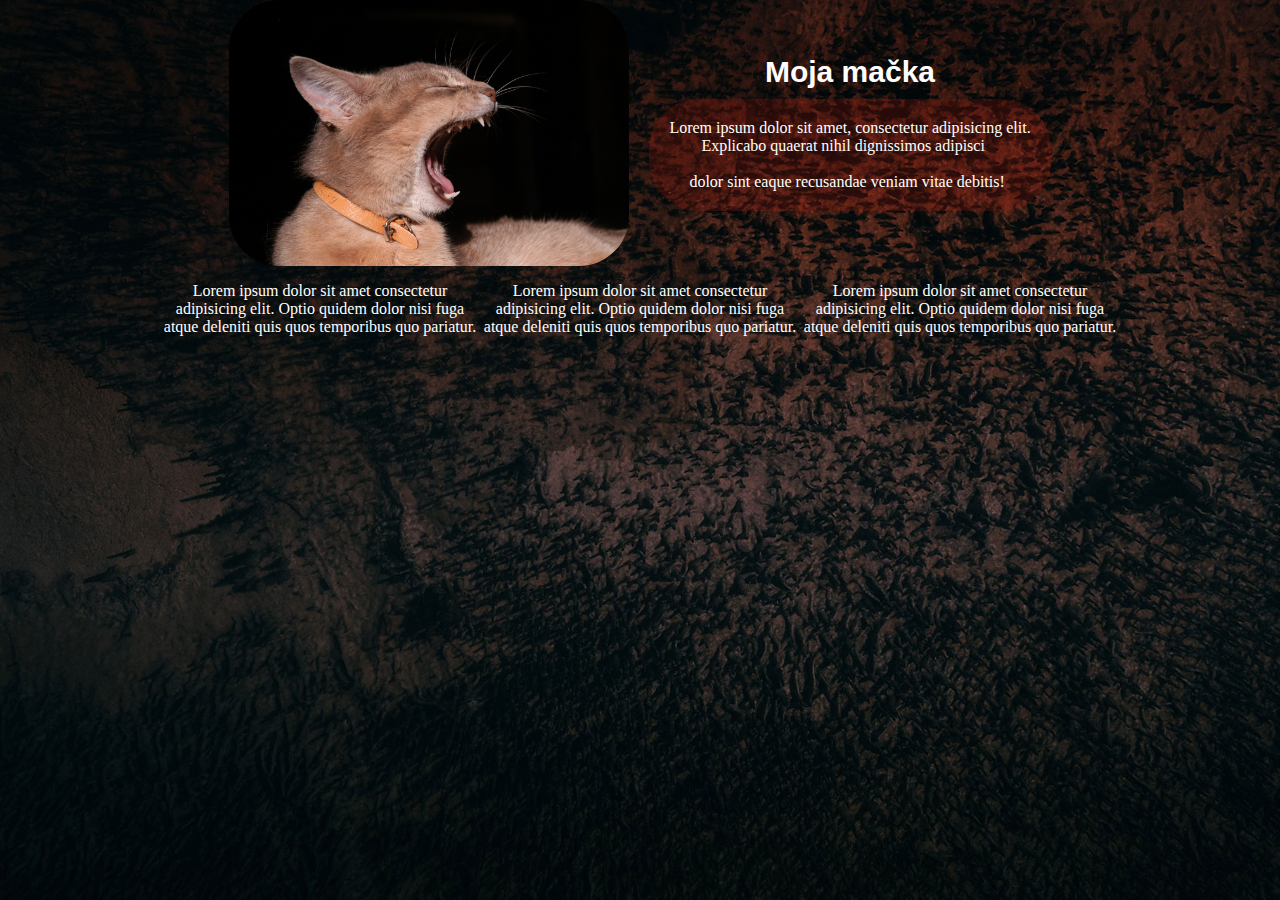
<file: HTML-CSS/1- macak/index.html>
<!DOCTYPE html>
<html lang="hr">
<head>
    <meta charset="UTF-8">
    <meta http-equiv="X-UA-Compatible" content="IE=edge">
    <meta name="viewport" content="width=device-width, initial-scale=1.0">
    <title>Vježba 1</title>
    <link rel="stylesheet" href="style.css">

</head>
<body>
    <main>  
    <img src="cat.jpg" alt="mačka">
    <div>
    <h1>Moja mačka</h1>
    <pre>Lorem ipsum dolor sit amet, consectetur adipisicing elit.
        Explicabo quaerat nihil dignissimos adipisci 
     
     dolor sint eaque recusandae veniam vitae debitis!</pre>
    </div>
    </main>
    <div class="kutije">
        <div class="box1">
            <p>Lorem ipsum dolor sit amet consectetur adipisicing elit. Optio quidem dolor nisi fuga atque deleniti quis quos temporibus quo pariatur.</p>
        </div>
        <div class="box2">
            <p>Lorem ipsum dolor sit amet consectetur adipisicing elit. Optio quidem dolor nisi fuga atque deleniti quis quos temporibus quo pariatur.</p>
        </div>
        <div class="box3">
            <p>Lorem ipsum dolor sit amet consectetur adipisicing elit. Optio quidem dolor nisi fuga atque deleniti quis quos temporibus quo pariatur.</p>
        </div>
    </div>
     
</body>
</html>
</file>
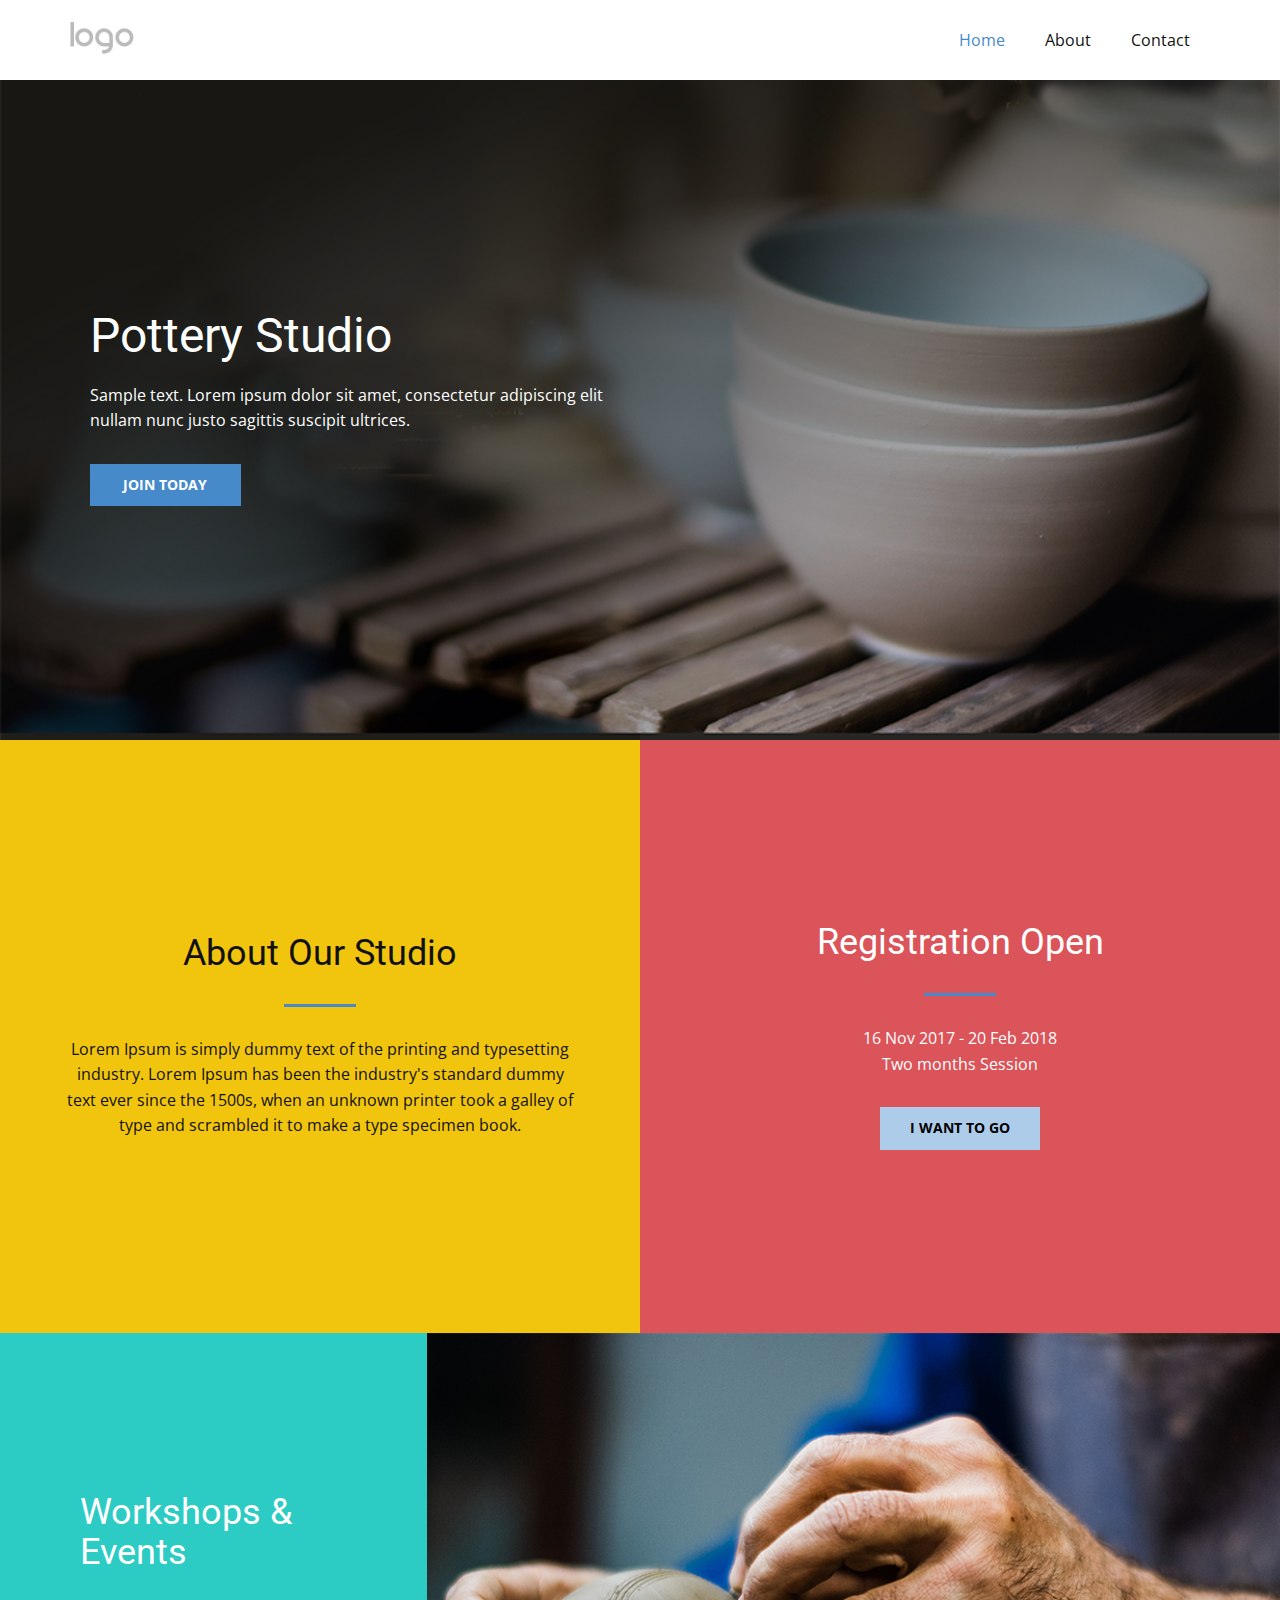
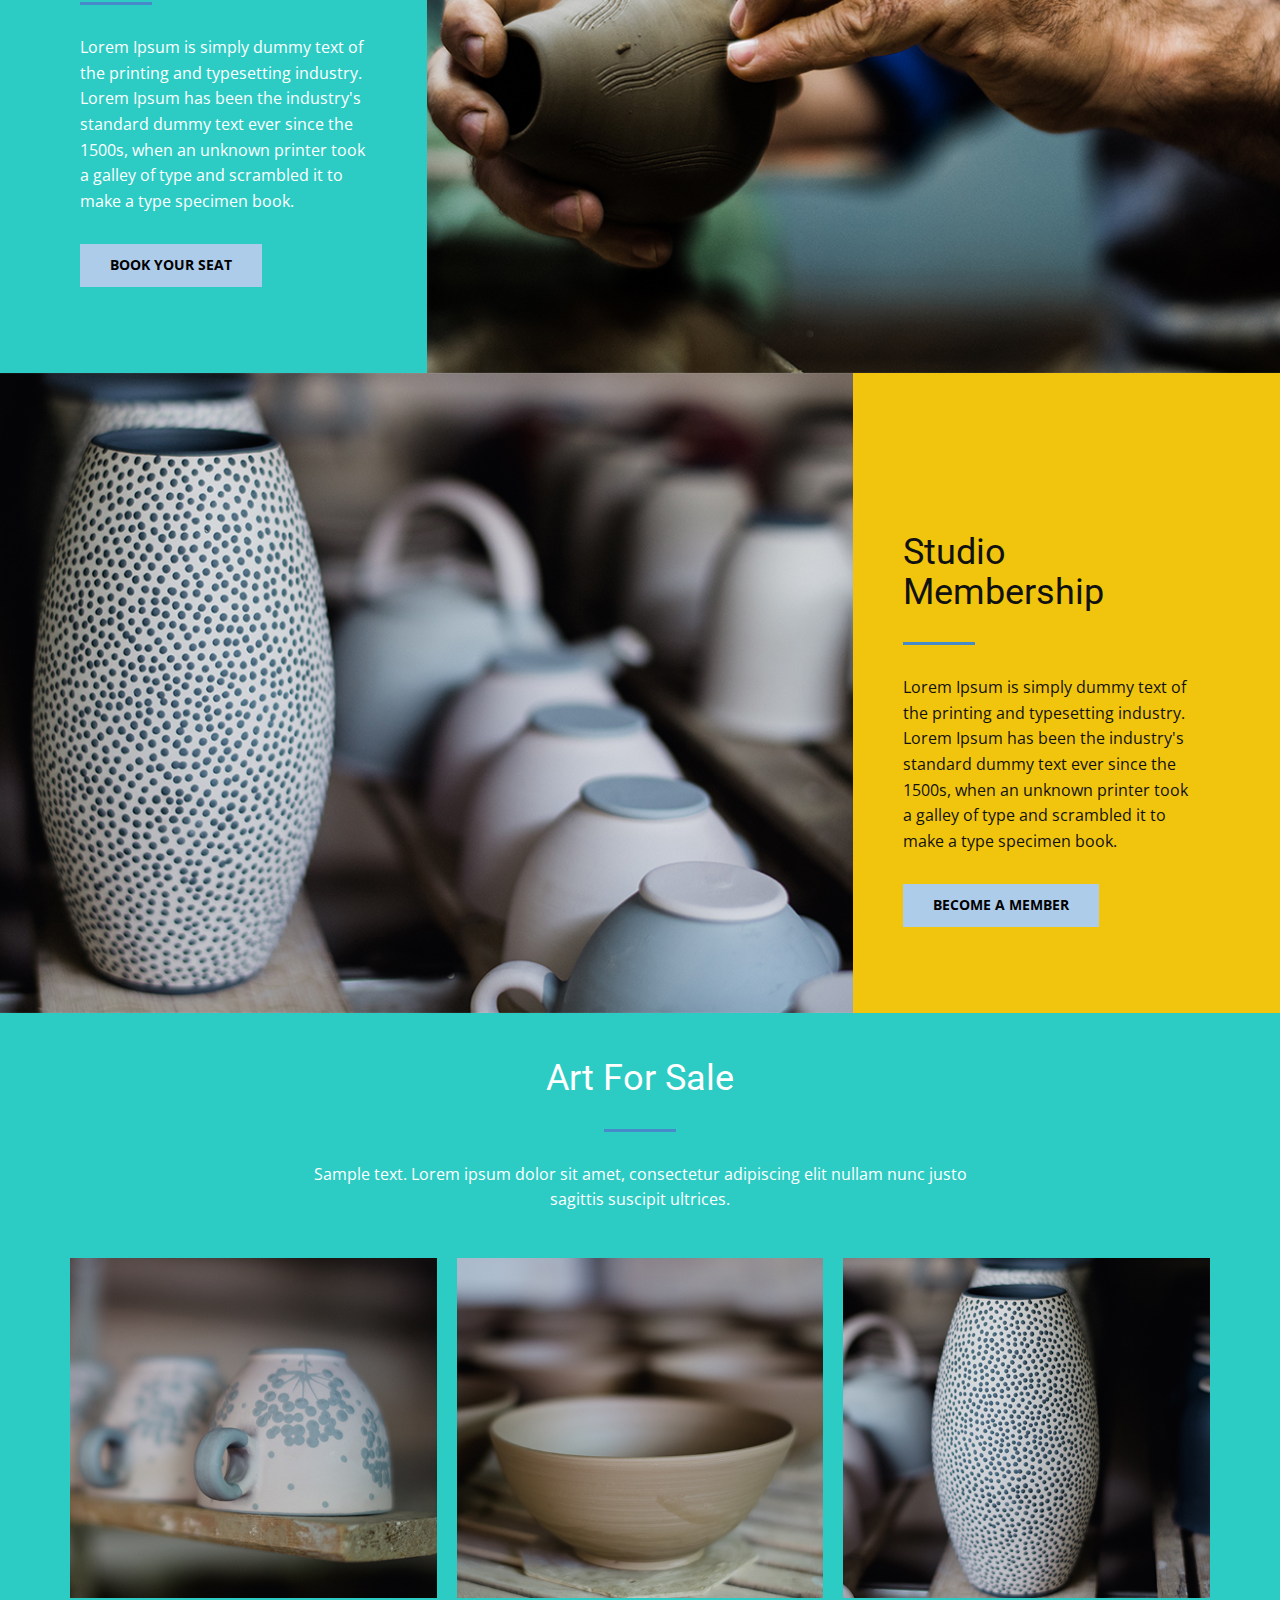
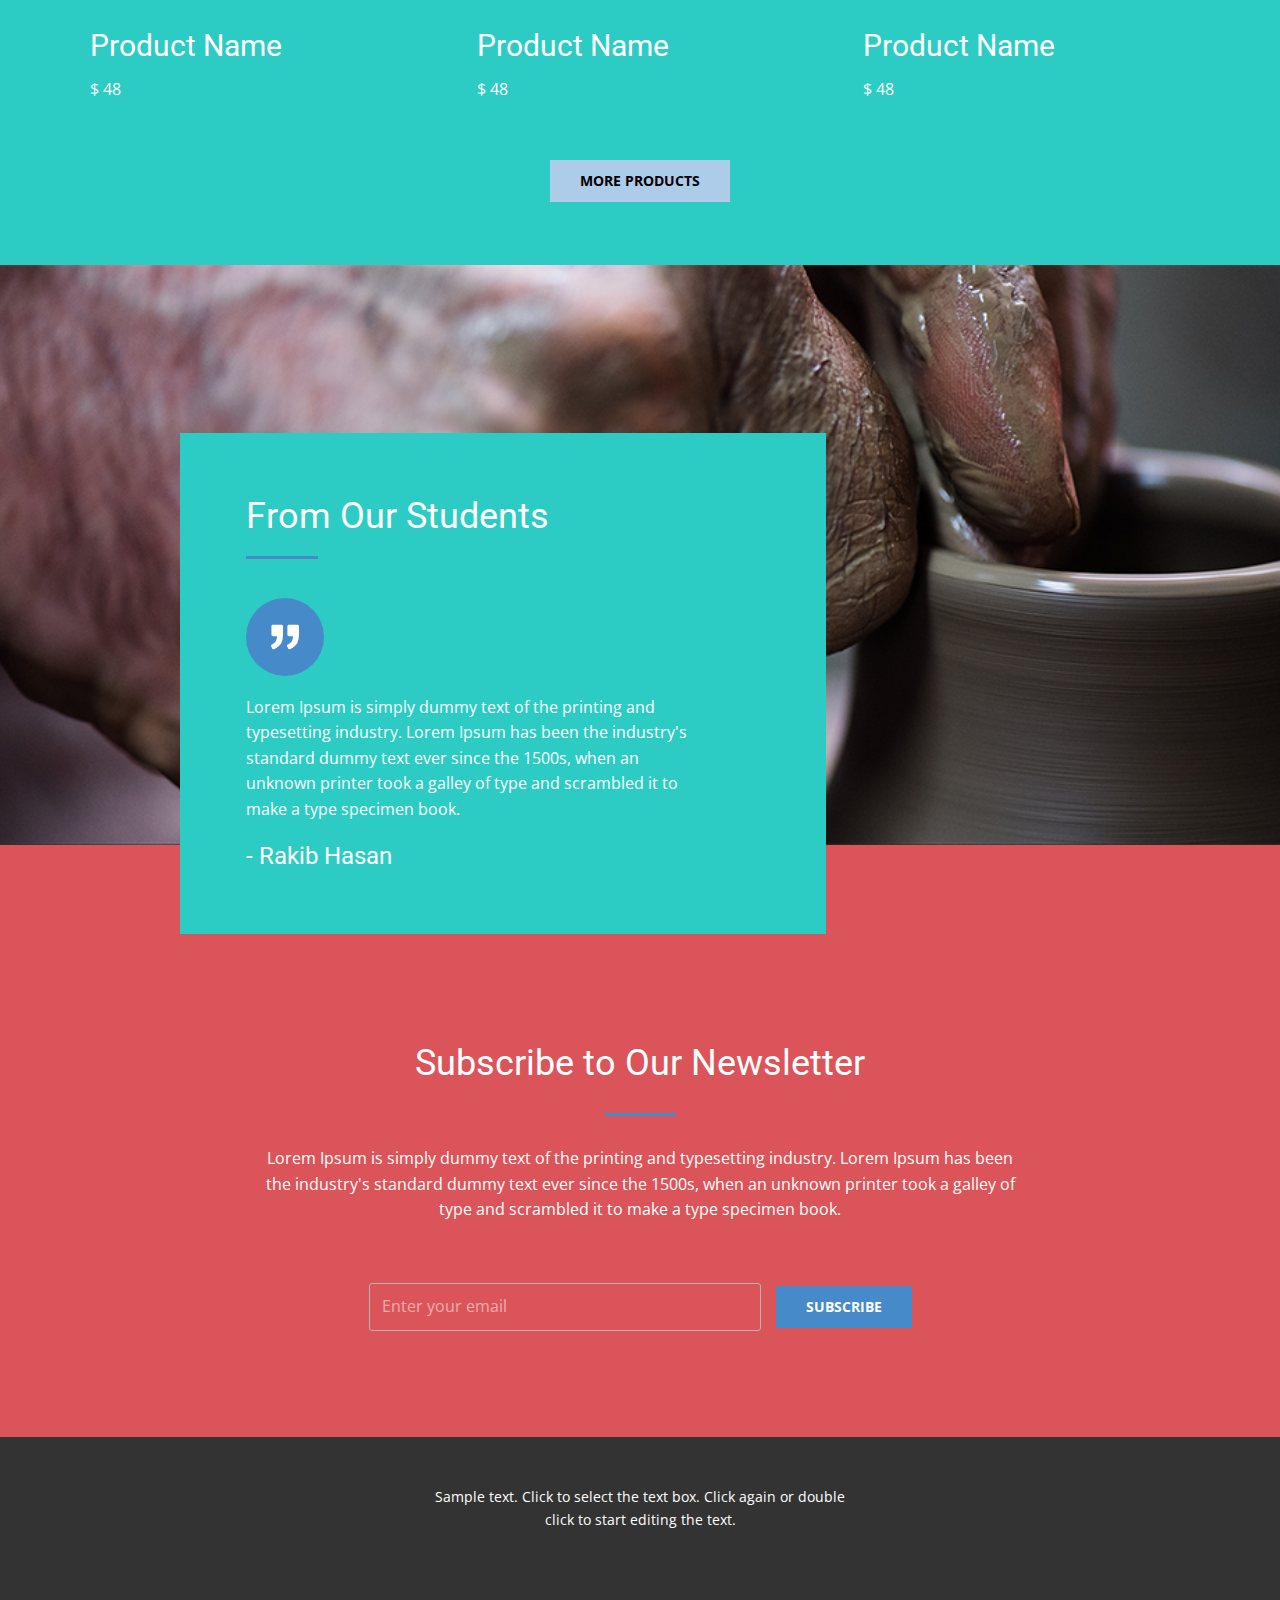
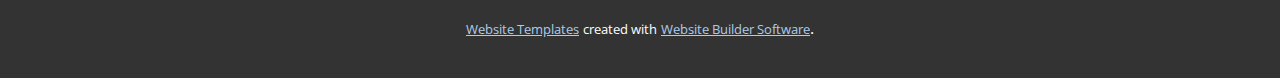
<file: HTML-CSS/3 - pottery/index.html>
<!DOCTYPE html>
<html style="font-size: 16px;">
  <head>
    <meta name="viewport" content="width=device-width, initial-scale=1.0">
    <meta charset="utf-8">
    <meta name="keywords" content="Pottery Studio, About Our Studio, Registration Open, Workshops &amp;amp; Events, Studio Membership, Art For Sale, From Our Students, Subscribe to Our Newsletter">
    <meta name="description" content="">
    <meta name="page_type" content="np-template-header-footer-from-plugin">
    <title>Home</title>
    <link rel="stylesheet" href="nicepage.css" media="screen">
<link rel="stylesheet" href="Home.css" media="screen">
    <script class="u-script" type="text/javascript" src="jquery.js" defer=""></script>
    <script class="u-script" type="text/javascript" src="nicepage.js" defer=""></script>
    <meta name="generator" content="Nicepage 4.2.6, nicepage.com">
    <link id="u-theme-google-font" rel="stylesheet" href="https://fonts.googleapis.com/css?family=Roboto:100,100i,300,300i,400,400i,500,500i,700,700i,900,900i|Open+Sans:300,300i,400,400i,600,600i,700,700i,800,800i">
    
   
    <script type="application/ld+json">{
		"@context": "http://schema.org",
		"@type": "Organization",
		"name": "",
		"logo": "images/default-logo.png"
}</script>
    <meta name="theme-color" content="#478ac9">
    <meta property="og:title" content="Home">
    <meta property="og:type" content="website">
  </head>
  <body data-home-page="Home.html" data-home-page-title="Home" class="u-body"><header class="u-clearfix u-header u-header" id="sec-fd12"><div class="u-clearfix u-sheet u-valign-middle u-sheet-1">
        <a href="https://nicepage.com" class="u-image u-logo u-image-1">
          <img src="images/default-logo.png" class="u-logo-image u-logo-image-1">
        </a>
        <nav class="u-menu u-menu-dropdown u-offcanvas u-menu-1">
          <div class="menu-collapse" style="font-size: 1rem; letter-spacing: 0px;">
            <a class="u-button-style u-custom-left-right-menu-spacing u-custom-padding-bottom u-custom-top-bottom-menu-spacing u-nav-link u-text-active-palette-1-base u-text-hover-palette-2-base" href="#">
              <svg viewBox="0 0 24 24"><use xmlns:xlink="http://www.w3.org/1999/xlink" xlink:href="#menu-hamburger"></use></svg>
              <svg version="1.1" xmlns="http://www.w3.org/2000/svg" xmlns:xlink="http://www.w3.org/1999/xlink"><defs><symbol id="menu-hamburger" viewBox="0 0 16 16" style="width: 16px; height: 16px;"><rect y="1" width="16" height="2"></rect><rect y="7" width="16" height="2"></rect><rect y="13" width="16" height="2"></rect>
</symbol>
</defs></svg>
            </a>
          </div>
          <div class="u-nav-container">
            <ul class="u-nav u-unstyled u-nav-1"><li class="u-nav-item"><a class="u-button-style u-nav-link u-text-active-palette-1-base u-text-hover-palette-2-base" href="Home.html" style="padding: 10px 20px;">Home</a>
</li><li class="u-nav-item"><a class="u-button-style u-nav-link u-text-active-palette-1-base u-text-hover-palette-2-base" href="About.html" style="padding: 10px 20px;">About</a>
</li><li class="u-nav-item"><a class="u-button-style u-nav-link u-text-active-palette-1-base u-text-hover-palette-2-base" href="Contact.html" style="padding: 10px 20px;">Contact</a>
</li></ul>
          </div>
          <div class="u-nav-container-collapse">
            <div class="u-black u-container-style u-inner-container-layout u-opacity u-opacity-95 u-sidenav">
              <div class="u-inner-container-layout u-sidenav-overflow">
                <div class="u-menu-close"></div>
                <ul class="u-align-center u-nav u-popupmenu-items u-unstyled u-nav-2"><li class="u-nav-item"><a class="u-button-style u-nav-link" href="Home.html">Home</a>
</li><li class="u-nav-item"><a class="u-button-style u-nav-link" href="About.html">About</a>
</li><li class="u-nav-item"><a class="u-button-style u-nav-link" href="Contact.html">Contact</a>
</li></ul>
              </div>
            </div>
            <div class="u-black u-menu-overlay u-opacity u-opacity-70"></div>
          </div>
        </nav>
      </div></header>
    <section class="u-clearfix u-image u-section-1" id="carousel_1149">
      <div class="u-clearfix u-sheet u-sheet-1">
        <div class="u-container-style u-group u-group-1">
          <div class="u-container-layout u-container-layout-1">
            <h1 class="u-heading-font u-text u-text-white u-text-1">Pottery Studio</h1>
            <p class="u-text u-text-font u-text-white u-text-2">Sample text. Lorem ipsum dolor sit amet, consectetur adipiscing elit nullam nunc justo sagittis suscipit ultrices.</p>
            <a href="https://nicepage.com/website-builder" class="u-btn u-button-style u-btn-1">join today</a>
          </div>
        </div>
      </div>
    </section>
    <section class="u-clearfix u-white u-section-2" id="carousel_2a9c">
      <div class="u-clearfix u-expanded-width u-layout-wrap u-layout-wrap-1">
        <div class="u-layout">
          <div class="u-layout-row">
            <div class="u-align-center u-container-style u-layout-cell u-left-cell u-palette-3-base u-size-30 u-layout-cell-1">
              <div class="u-container-layout u-valign-middle u-container-layout-1">
                <h2 class="u-heading-font u-text u-text-1">About Our Studio</h2>
                <div class="u-border-3 u-border-palette-1-base u-line u-line-horizontal u-line-1"></div>
                <p class="u-text u-text-font u-text-2">Lorem Ipsum&nbsp;is simply dummy text of the printing and typesetting industry. Lorem Ipsum has been the industry's standard dummy text ever since the 1500s, when an unknown printer took a galley of type and scrambled it to
                                make a type specimen book.</p>
              </div>
            </div>
            <div class="u-align-center u-container-style u-layout-cell u-palette-2-base u-right-cell u-size-30 u-layout-cell-2">
              <div class="u-container-layout u-valign-middle u-container-layout-2">
                <h2 class="u-heading-font u-text u-text-3">Registration Open</h2>
                <div class="u-border-3 u-border-palette-1-base u-line u-line-horizontal u-line-2"></div>
                <p class="u-text u-text-font u-text-4">16 Nov 2017 - 20 Feb 2018<br>Two months Session
                </p>
                <a href="https://nicepage.com/web-design" class="u-btn u-button-style u-btn-1">i want to go</a>
              </div>
            </div>
          </div>
        </div>
      </div>
    </section>
    <section class="u-clearfix u-grey-dark-3 u-section-3" id="carousel_9aab">
      <div class="u-clearfix u-expanded-width u-gutter-0 u-layout-wrap u-layout-wrap-1">
        <div class="u-layout">
          <div class="u-layout-row">
            <div class="u-align-left u-container-style u-layout-cell u-palette-4-base u-right-cell u-size-20 u-size-xs-60 u-layout-cell-1">
              <div class="u-container-layout u-padding-6 u-container-layout-1">
                <h2 class="u-heading-font u-text u-text-1">Workshops &amp; Events</h2>
                <div class="u-border-3 u-border-palette-1-base u-line u-line-horizontal u-line-1"></div>
                <p class="u-text u-text-font u-text-2">Lorem Ipsum&nbsp;is simply dummy text of the printing and typesetting industry. Lorem Ipsum has been the industry's standard dummy text ever since the 1500s, when an unknown printer took a galley of type and scrambled it to
                                make a type specimen book.</p>
                <a href="https://nicepage.com/static-site-generator" class="u-btn u-button-style u-btn-1">book your seat</a>
              </div>
            </div>
            <div class="u-align-left u-container-style u-image u-layout-cell u-left-cell u-size-40 u-size-xs-60 u-image-1">
              <div class="u-container-layout" src=""></div>
            </div>
          </div>
        </div>
      </div>
    </section>
    <section class="u-clearfix u-grey-dark-3 u-section-4" id="carousel_f6f2">
      <div class="u-clearfix u-expanded-width u-gutter-0 u-layout-wrap u-layout-wrap-1">
        <div class="u-layout">
          <div class="u-layout-row">
            <div class="u-align-left u-container-style u-image u-layout-cell u-left-cell u-size-40 u-size-xs-60 u-image-1">
              <div class="u-container-layout" src=""></div>
            </div>
            <div class="u-align-left u-container-style u-layout-cell u-palette-3-base u-right-cell u-size-20 u-size-xs-60 u-layout-cell-2">
              <div class="u-container-layout u-padding-6 u-container-layout-2">
                <h2 class="u-heading-font u-text u-text-1">Studio Membership</h2>
                <div class="u-border-3 u-border-palette-1-base u-line u-line-horizontal u-line-1"></div>
                <p class="u-text u-text-font u-text-2">Lorem Ipsum&nbsp;is simply dummy text of the printing and typesetting industry. Lorem Ipsum has been the industry's standard dummy text ever since the 1500s, when an unknown printer took a galley of type and scrambled it to
                                make a type specimen book.</p>
                <a href="https://nicepage.com/c/pets-animals-html-templates" class="u-btn u-button-style u-btn-1">become a member</a>
              </div>
            </div>
          </div>
        </div>
      </div>
    </section>
    <section class="u-clearfix u-palette-4-base u-section-5" id="carousel_25e1">
      <div class="u-clearfix u-sheet u-sheet-1">
        <div class="u-align-center u-container-style u-group u-similar-fill u-group-1">
          <div class="u-container-layout u-valign-middle u-container-layout-1">
            <h2 class="u-heading-font u-text u-text-1">Art For Sale</h2>
            <div class="u-border-3 u-border-palette-1-base u-line u-line-horizontal u-line-1"></div>
            <p class="u-text u-text-font u-text-2">Sample text. Lorem ipsum dolor sit amet, consectetur adipiscing elit nullam nunc justo sagittis suscipit ultrices.</p>
          </div>
        </div>
        <div class="u-clearfix u-disable-padding u-expanded-width u-gutter-20 u-layout-wrap u-layout-wrap-1">
          <div class="u-layout">
            <div class="u-layout-row">
              <div class="u-align-left u-container-style u-expand-resize u-layout-cell u-left-cell u-similar-fill u-size-20 u-size-20-md u-layout-cell-1">
                <div class="u-container-layout">
                  <img class="u-expanded-width u-image u-image-1" src="images/2876d56377e690c8818dec8279e5455b.png" imgwidth="513" imgheight="511">
                  <h3 class="u-heading-font u-text u-text-3">Product Name</h3>
                  <p class="u-text u-text-font u-text-4">$ 48</p>
                </div>
              </div>
              <div class="u-align-left u-container-style u-layout-cell u-similar-fill u-size-20 u-size-20-md u-layout-cell-2">
                <div class="u-container-layout">
                  <img class="u-expanded-width u-image u-image-2" src="images/6bf44f62252cef44e2342424c8c497d2.png" imgwidth="520" imgheight="513">
                  <h3 class="u-heading-font u-text u-text-5">Product Name</h3>
                  <p class="u-text u-text-font u-text-6">$ 48</p>
                </div>
              </div>
              <div class="u-align-left u-container-style u-layout-cell u-right-cell u-similar-fill u-size-20 u-size-20-md u-layout-cell-3">
                <div class="u-container-layout">
                  <img class="u-expanded-width u-image u-image-3" src="images/f2cc35bbc1c5d011de9572bca7a40ed8.png" imgwidth="523" imgheight="513">
                  <h3 class="u-heading-font u-text u-text-7">Product Name</h3>
                  <p class="u-text u-text-font u-text-8">$ 48</p>
                </div>
              </div>
            </div>
          </div>
        </div>
        <a href="https://nicepage.one" class="u-btn u-button-style u-btn-1">more products</a>
      </div>
    </section>
    <section class="u-clearfix u-palette-2-base u-section-6" id="carousel_deb0">
      <img src="images/a8179fde1169152525cacc92427e968b.png" alt="" class="u-expanded-width u-image u-image-default u-image-1" imgwidth="1000" imgheight="417">
      <div class="u-clearfix u-sheet u-sheet-1">
        <div class="u-align-left u-container-style u-expanded-width-xs u-group u-palette-4-base u-group-1">
          <div class="u-container-layout u-valign-middle u-container-layout-1">
            <h2 class="u-heading-font u-text u-text-1">From Our Students</h2>
            <div class="u-border-3 u-border-palette-1-base u-line u-line-horizontal u-line-1"></div><span class="u-icon u-icon-circle u-palette-1-base u-spacing-25 u-icon-1"><svg class="u-svg-link" preserveAspectRatio="xMidYMin slice" viewBox="0 0 975.036 975.036"><use xmlns:xlink="http://www.w3.org/1999/xlink" xlink:href="#svg-3871"></use></svg><svg xmlns="http://www.w3.org/2000/svg" xmlns:xlink="http://www.w3.org/1999/xlink" version="1.1" id="svg-3871" x="0px" y="0px" viewBox="0 0 975.036 975.036" style="enable-background:new 0 0 975.036 975.036;" xml:space="preserve" class="u-svg-content"><g><path d="M925.036,57.197h-304c-27.6,0-50,22.4-50,50v304c0,27.601,22.4,50,50,50h145.5c-1.9,79.601-20.4,143.3-55.4,191.2   c-27.6,37.8-69.399,69.1-125.3,93.8c-25.7,11.3-36.8,41.7-24.8,67.101l36,76c11.6,24.399,40.3,35.1,65.1,24.399   c66.2-28.6,122.101-64.8,167.7-108.8c55.601-53.7,93.7-114.3,114.3-181.9c20.601-67.6,30.9-159.8,30.9-276.8v-239   C975.036,79.598,952.635,57.197,925.036,57.197z"></path><path d="M106.036,913.497c65.4-28.5,121-64.699,166.9-108.6c56.1-53.7,94.4-114.1,115-181.2c20.6-67.1,30.899-159.6,30.899-277.5   v-239c0-27.6-22.399-50-50-50h-304c-27.6,0-50,22.4-50,50v304c0,27.601,22.4,50,50,50h145.5c-1.9,79.601-20.4,143.3-55.4,191.2   c-27.6,37.8-69.4,69.1-125.3,93.8c-25.7,11.3-36.8,41.7-24.8,67.101l35.9,75.8C52.336,913.497,81.236,924.298,106.036,913.497z"></path>
</g><g></g><g></g><g></g><g></g><g></g><g></g><g></g><g></g><g></g><g></g><g></g><g></g><g></g><g></g><g></g></svg></span>
            <p class="u-text u-text-font u-text-2">Lorem Ipsum&nbsp;is simply dummy text of the printing and typesetting industry. Lorem Ipsum has been the industry's standard dummy text ever since the 1500s, when an unknown printer took a galley of type and scrambled it to make a
                        type specimen book.</p>
            <h4 class="u-heading-font u-text u-text-3">- Rakib Hasan</h4>
          </div>
        </div>
      </div>
    </section>
    <section class="u-clearfix u-palette-2-base u-section-7" id="carousel_6d6a">
      <div class="u-clearfix u-sheet u-sheet-1">
        <div class="u-align-center u-container-style u-expanded-width-md u-expanded-width-sm u-group u-similar-fill u-group-1">
          <div class="u-container-layout u-valign-middle u-container-layout-1">
            <h2 class="u-heading-font u-text u-text-1">Subscribe to Our Newsletter</h2>
            <div class="u-border-3 u-border-palette-1-base u-line u-line-horizontal u-line-1"></div>
            <p class="u-text u-text-font u-text-2">Lorem Ipsum&nbsp;is simply dummy text of the printing and typesetting industry. Lorem Ipsum has been the industry's standard dummy text ever since the 1500s, when an unknown printer took a galley of type and scrambled it to make a
                        type specimen book.</p>
            <div class="u-form u-form-1">
              <form action="https://nicepage.io/editor/Forms/Process" method="POST" class="u-block-db2d-9 u-clearfix u-form-horizontal u-form-spacing-15 u-inner-form"><!-- hidden inputs for siteId and pageId --><!-- always visible -->
                <div class="u-form-email u-form-group">
                  <label for="email-40c2" class="u-form-control-hidden u-label">Email</label>
                  <input type="email" placeholder="Enter your email" id="email-40c2" name="email" class="u-border-1 u-border-grey u-input" required="">
                </div>
                <div class="u-form-group u-form-submit">
                  <a href="#" class="u-btn u-btn-submit u-button-style u-custom u-palette-1-base u-btn-1">subscribe</a>
                  <input type="submit" value="submit" class="u-form-control-hidden">
                </div>
                <div class="u-form-send-message u-form-send-success"> Thanks! Message sent. </div>
                <div class="u-form-send-error u-form-send-message"> Failed to send request. Please correct errors and try again. </div>
                <input type="hidden" value="" name="recaptchaResponse">
              </form>
            </div>
          </div>
        </div>
      </div>
    </section>
    
    
    <footer class="u-align-center u-clearfix u-footer u-grey-80 u-footer" id="sec-0e3f"><div class="u-clearfix u-sheet u-sheet-1">
        <p class="u-small-text u-text u-text-variant u-text-1">Sample text. Click to select the text box. Click again or double click to start editing the text.</p>
      </div></footer>
    <section class="u-backlink u-clearfix u-grey-80">
      <a class="u-link" href="https://nicepage.com/website-templates" target="_blank">
        <span>Website Templates</span>
      </a>
      <p class="u-text">
        <span>created with</span>
      </p>
      <a class="u-link" href="" target="_blank">
        <span>Website Builder Software</span>
      </a>. 
    </section>
  </body>
</html>
</file>
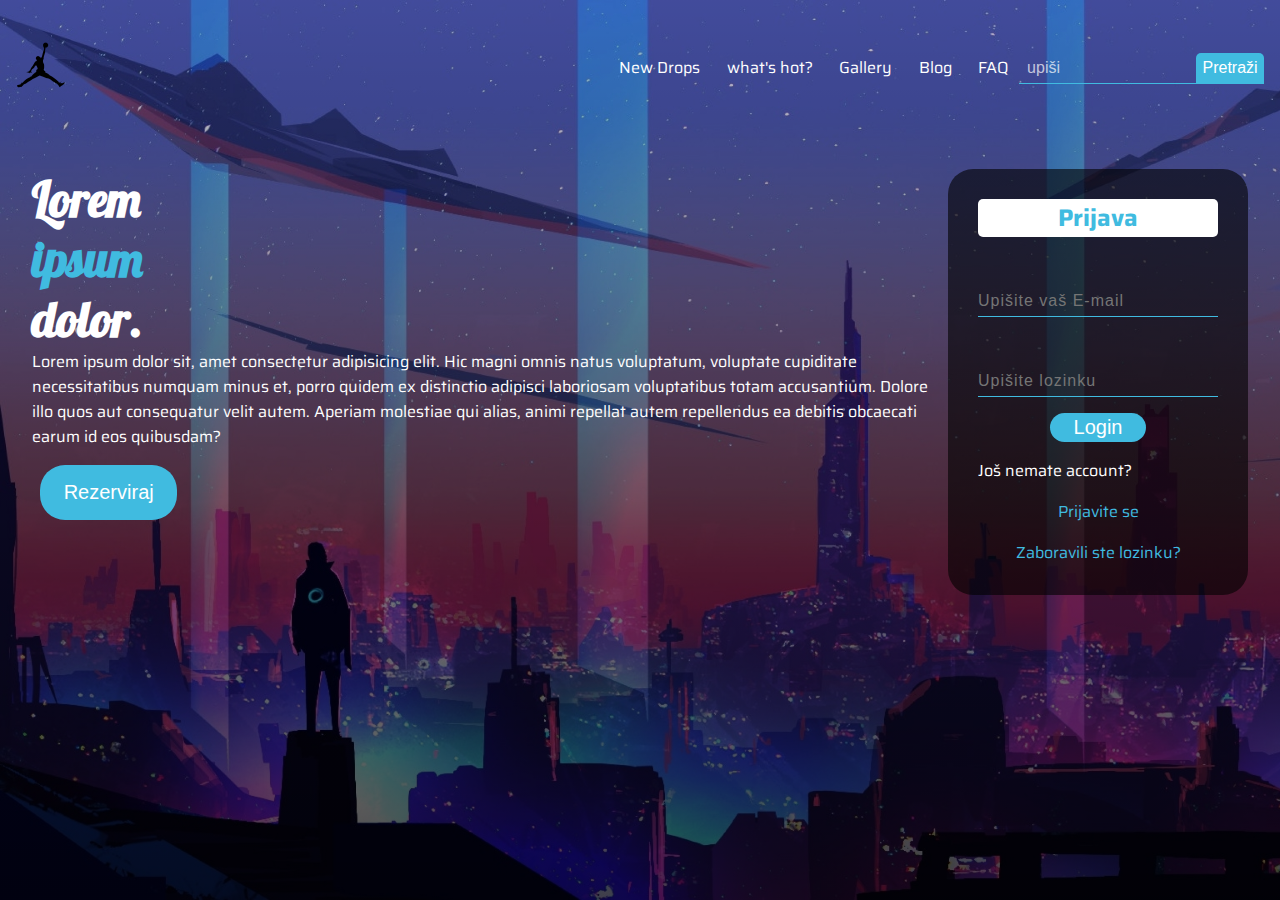
<file: HTML-CSS/4 - main page/index.html>
<!DOCTYPE html>
<html lang="hr">
<head>
	<meta charset="utf-8">
	<title>
		Vježba 2
	</title>
	<link rel="stylesheet" href="style.css">
	<link href="https://fonts.googleapis.com/css2?family=Pushster&display=swap" rel="stylesheet">
	<link href="https://fonts.googleapis.com/css2?family=Saira&display=swap" rel="stylesheet">
</head>
<body>
	<header>
		<a href="#"><img src="logo.png" alt="logo" class="logo"></a>
		<nav>
			<ul class="navigacija">
				<li><a href="#">New Drops</a></li>
				<li><a href="#">what's hot?</a></li>
				<li><a href="#">Gallery</a></li>
				<li><a href="#">Blog</a></li>
				<li><a href="#">FAQ</a></li>
			</ul>
		
		<div class="search">
		<input class="search_input" type="search" name="search" placeholder="upiši">
		<a href="#"><button class="btn">Pretraži</button></a></div>
	</nav>
	</header>
<main>
<section>
	<h1>
			Lorem<br><span>ipsum</span><br>dolor.	
	</h1>
	<p>Lorem ipsum dolor sit, amet consectetur adipisicing elit. Hic magni omnis natus voluptatum, 
		voluptate cupiditate necessitatibus numquam minus et, porro quidem ex distinctio adipisci laboriosam 
		voluptatibus totam accusantium. Dolore illo quos aut consequatur velit autem. Aperiam molestiae qui alias,
		 animi repellat autem repellendus ea debitis obcaecati earum id eos quibusdam?</p>

	<button class="btn_login btn_login1"><a href="#">Rezerviraj</a></button>
</section>
<aside>
	<div class="form">
		<h2>Prijava</h2>
		<input type="email" name="email" placeholder="Upišite vaš E-mail">
		<input type="password" name="" placeholder="Upišite lozinku">
		<button class="btn_login"><a href="#">Login</a></button>
		<p class="align_center">Još nemate account?</p>
		<a class="align_center crvena" href="#">Prijavite se</a>
		<a class="align_center crvena" href="#">Zaboravili ste lozinku?</a>
	</div>
</aside>
</main>

</body>
</html>
</file>
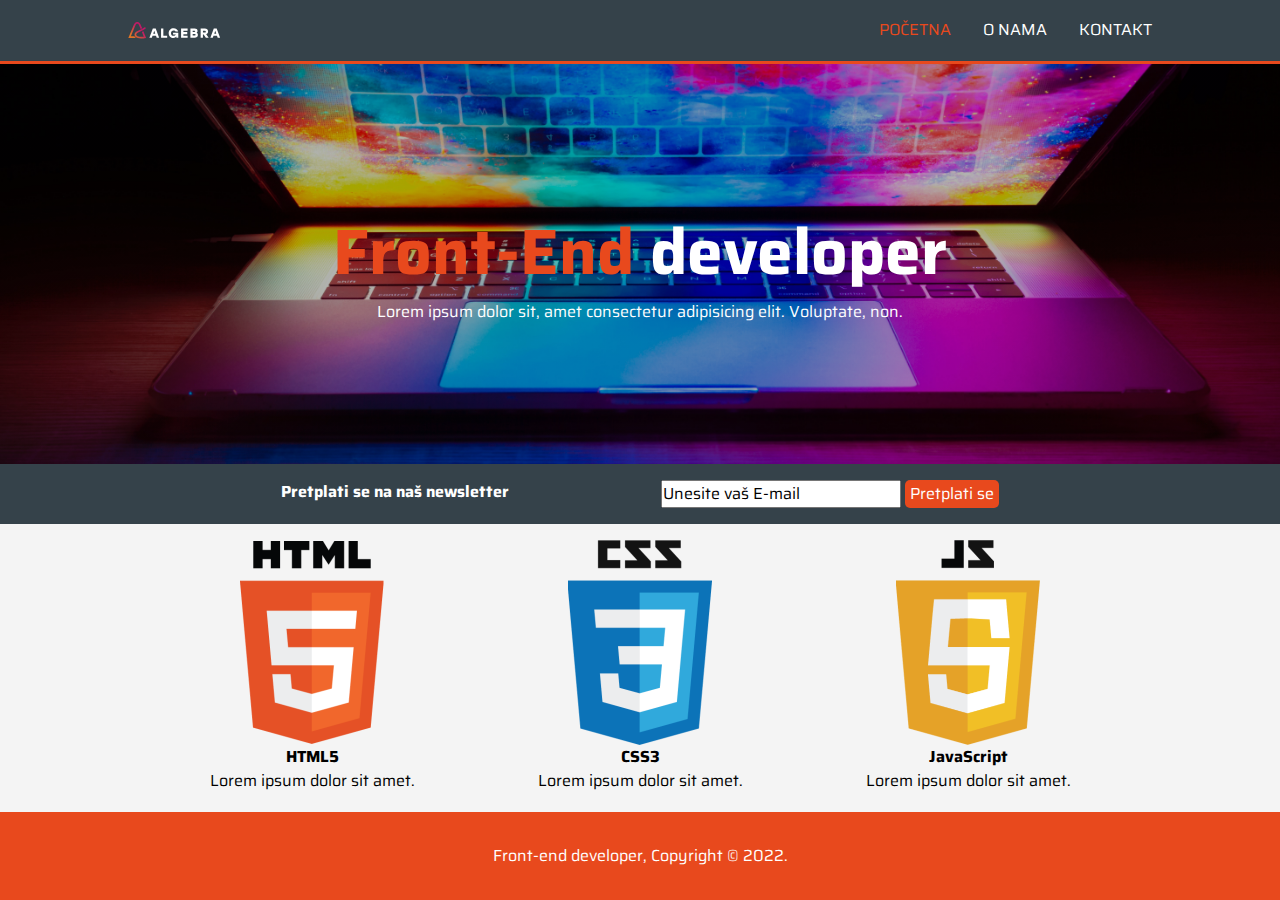
<file: HTML-CSS/8 - front end multi/index.html>
<!DOCTYPE html>
<html lang="hr">
<head>
    <meta charset="UTF-8">
    <meta http-equiv="X-UA-Compatible" content="IE=edge">
    <meta name="viewport" content="width=device-width, initial-scale=1.0">
    <meta name="description" content="Lorem ipsum dolor sit amet consectetur adipisicing elit. Quidem, officiis!">
    <meta name="keywords" content="Algebra">
    <meta name="author" content="ijevremovic@yahoo.com">
    <title>Vježba full page</title>
    <link href="https://fonts.googleapis.com/css2?family=Roboto&family=Saira&display=swap" rel="stylesheet">
    <link rel="stylesheet" href="style.css">
</head>
<body>
    <header>
        <div class="container">
            <img src="./images/algebra.svg" alt="algebra" class="logo">
            <nav>
                <ul>
                    <li><a href="index.html" class="naranca">Početna</a></li>
                    <li><a href="o-nama.html">O nama</a></li>
                    <li><a href="kontakt.html">Kontakt</a></li>
                </ul>
            </nav>
        </div>
    </header>
    <section id="showcase">
        <div class="container">
            <h1><span class="naranca">Front-End</span> developer</h1>
            <p>Lorem ipsum dolor sit, amet consectetur adipisicing elit. Voluptate, non.</p>
        </div>
    </section>
    <section id="newsletter">
        <div class="container">
            <h2>Pretplati se na naš newsletter</h2>
            <form action="get">
                <input type="email" placeholder="Unesite vaš E-mail">
                <button type="submit" class="btn1">Pretplati se</button>
            </form>
        </div>
    </section>
    <section id="boxes">
        <div class="container">
            <div class="kutija">
                <img src="./images/html5.png" alt="html5">
                <h3>HTML5</h3>
                <p>Lorem ipsum dolor sit amet.</p>
            </div>
            <div class="kutija">
                <img src="./images/css3.png" alt="css3">
                <h3>CSS3</h3>
                <p>Lorem ipsum dolor sit amet.</p>
            </div>
            <div class="kutija">
                <img src="./images/js.png" alt="js">
                <h3>JavaScript</h3>
                <p>Lorem ipsum dolor sit amet.</p>
            </div>
        </div>
    </section>
    <footer>
        <p>Front-end developer, Copyright &copy; 2022.</p>
    </footer>
</body>
</html>
</file>
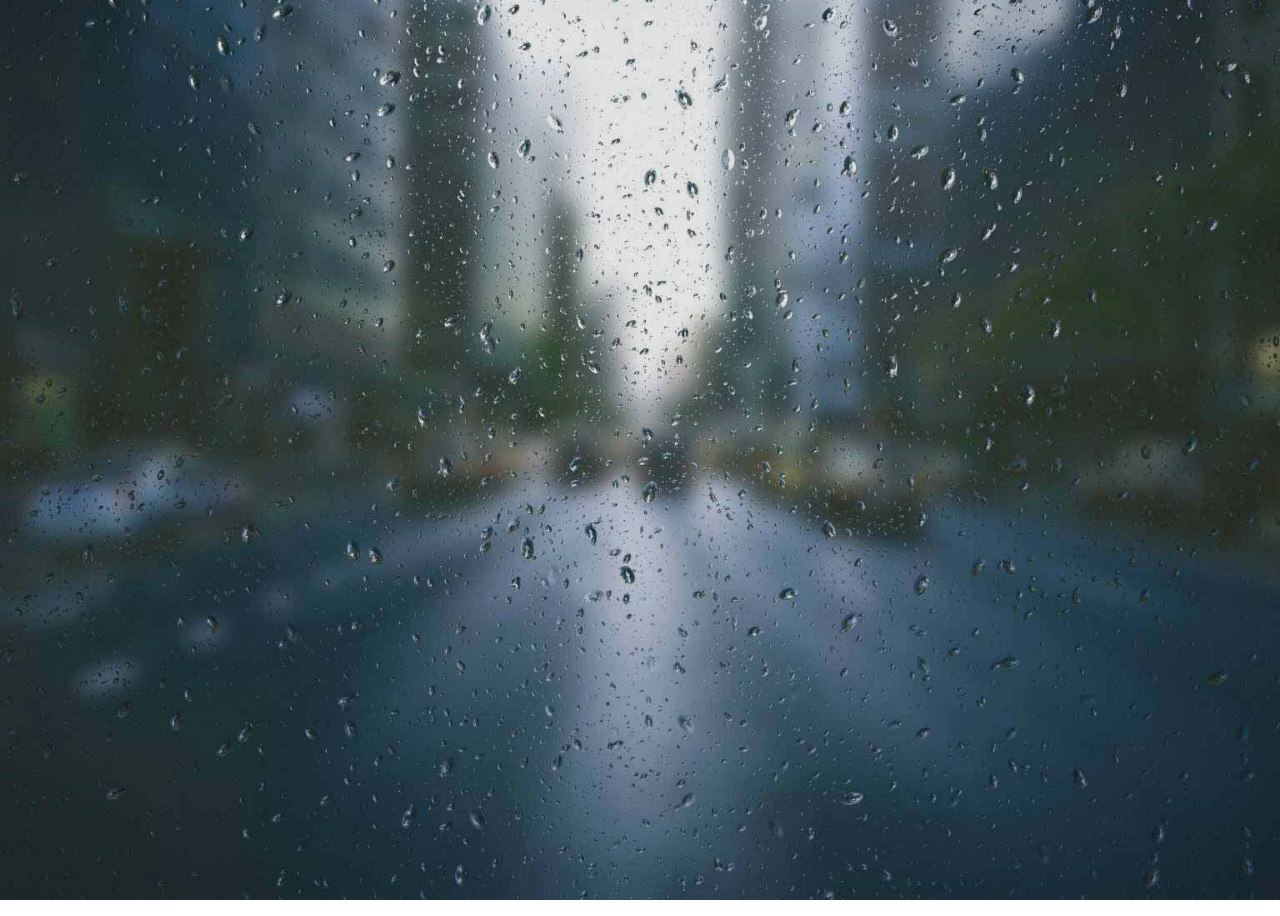
<file: HTML-CSS/parcijalni_ispit-main/index.html>
<!DOCTYPE html>
<html lang="hr">
<head>
    <meta charset="UTF-8">
    <meta http-equiv="X-UA-Compatible" content="IE=edge">
    <meta name="viewport" content="width=device-width, initial-scale=1.0">
    <title>CSS</title>
    <link rel="stylesheet" href="style.css">
</head>
<body>
    <div class="wrap">
    <div class="wrap_1">C</div>
    <div class="wrap_2">S</div>
    <div class="wrap_3">S</div>
</div>

</body>
</html>
</file>
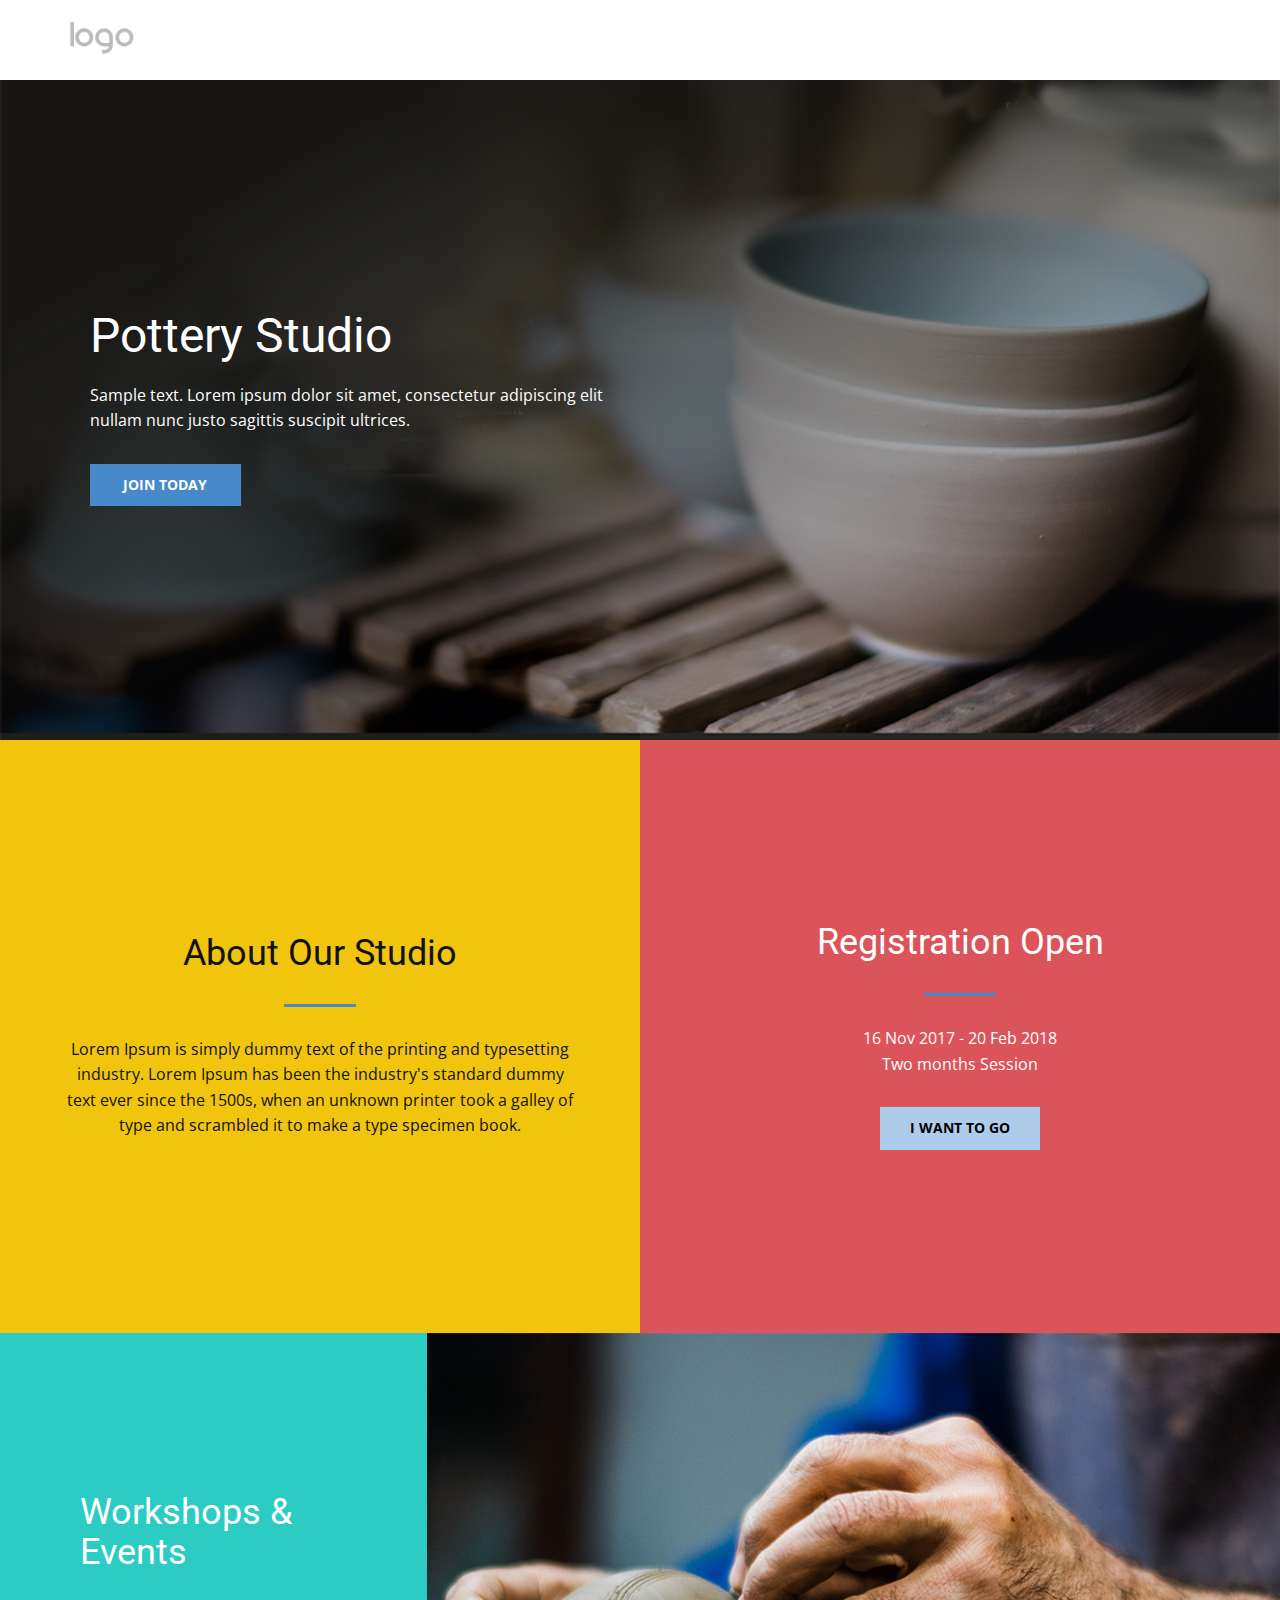
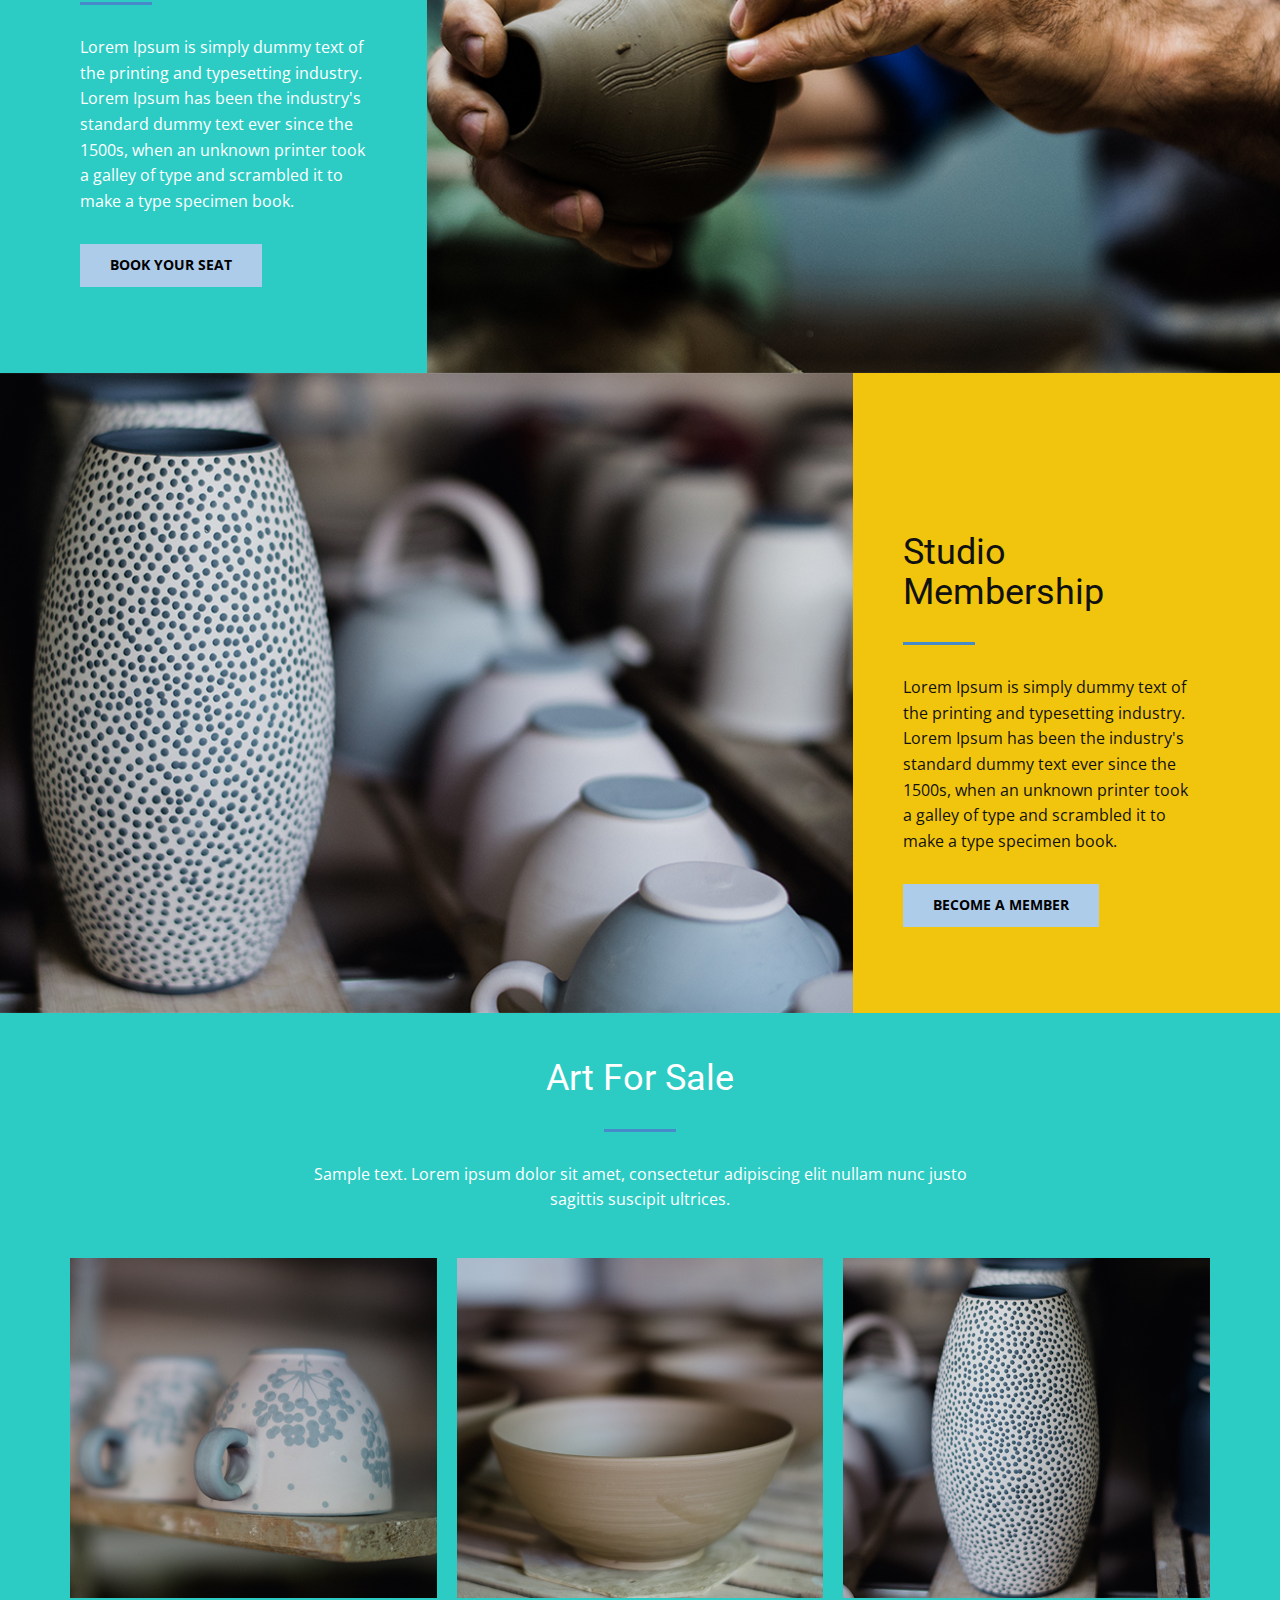
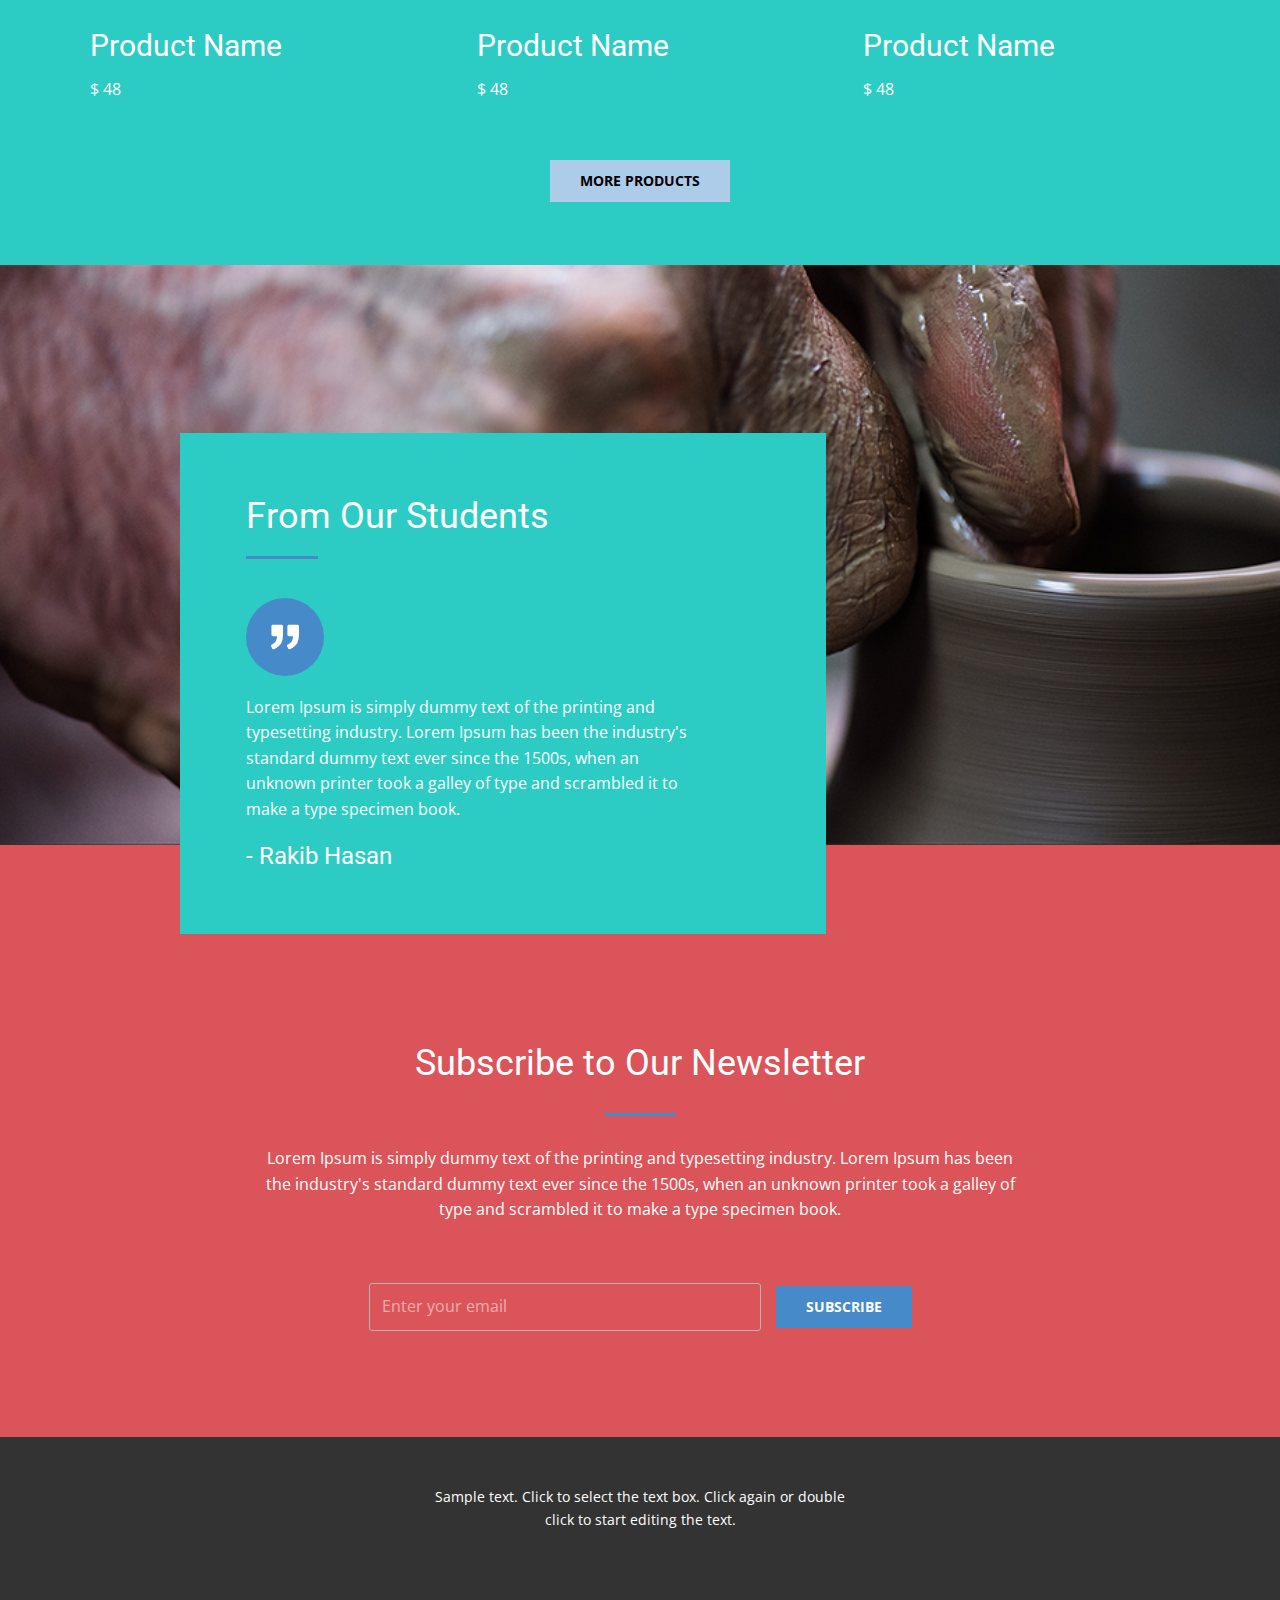
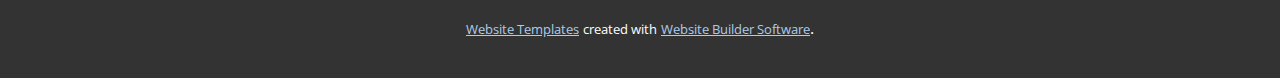
<file: HTML-CSS/3 - pottery/Home.html>
<!DOCTYPE html>
<html style="font-size: 16px;">
  <head>
    <meta name="viewport" content="width=device-width, initial-scale=1.0">
    <meta charset="utf-8">
    <meta name="keywords" content="Pottery Studio, About Our Studio, Registration Open, Workshops &amp;amp; Events, Studio Membership, Art For Sale, From Our Students, Subscribe to Our Newsletter">
    <meta name="description" content="">
    <meta name="page_type" content="np-template-header-footer-from-plugin">
    <title>Home</title>
    <link rel="stylesheet" href="nicepage.css" media="screen">
<link rel="stylesheet" href="Home.css" media="screen">

    <meta name="generator" content="Nicepage 4.2.6, nicepage.com">
    <link id="u-theme-google-font" rel="stylesheet" href="https://fonts.googleapis.com/css?family=Roboto:100,100i,300,300i,400,400i,500,500i,700,700i,900,900i|Open+Sans:300,300i,400,400i,600,600i,700,700i,800,800i">
    
    
    
    
    
    
    
    
    <script type="application/ld+json">{
		"@context": "http://schema.org",
		"@type": "Organization",
		"name": "",
		"logo": "images/default-logo.png"
}</script>
    <meta name="theme-color" content="#478ac9">
    <meta property="og:title" content="Home">
    <meta property="og:type" content="website">
  </head>
  <body class="u-body"><header class="u-clearfix u-header u-header" id="sec-fd12"><div class="u-clearfix u-sheet u-valign-middle u-sheet-1">
        <a href="https://nicepage.com" class="u-image u-logo u-image-1">
          <img src="images/default-logo.png" class="u-logo-image u-logo-image-1">
        </a>
        <nav class="u-menu u-menu-dropdown u-offcanvas u-menu-1">
          <div class="menu-collapse" style="font-size: 1rem; letter-spacing: 0px;">
            <a class="u-button-style u-custom-left-right-menu-spacing u-custom-padding-bottom u-custom-top-bottom-menu-spacing u-nav-link u-text-active-palette-1-base u-text-hover-palette-2-base" href="#">
              <svg viewBox="0 0 24 24"><use xmlns:xlink="http://www.w3.org/1999/xlink" xlink:href="#menu-hamburger"></use></svg>
              <svg version="1.1" xmlns="http://www.w3.org/2000/svg" xmlns:xlink="http://www.w3.org/1999/xlink"><defs><symbol id="menu-hamburger" viewBox="0 0 16 16" style="width: 16px; height: 16px;"><rect y="1" width="16" height="2"></rect><rect y="7" width="16" height="2"></rect><rect y="13" width="16" height="2"></rect>
</symbol>
</defs></svg>
            </a>
          </div>
          <div class="u-nav-container">
            <ul class="u-nav u-unstyled u-nav-1"><li class="u-nav-item"><a class="u-button-style u-nav-link u-text-active-palette-1-base u-text-hover-palette-2-base" href="Home.html" style="padding: 10px 20px;">Home</a>
</li><li class="u-nav-item"><a class="u-button-style u-nav-link u-text-active-palette-1-base u-text-hover-palette-2-base" href="About.html" style="padding: 10px 20px;">About</a>
</li><li class="u-nav-item"><a class="u-button-style u-nav-link u-text-active-palette-1-base u-text-hover-palette-2-base" href="Contact.html" style="padding: 10px 20px;">Contact</a>
</li></ul>
          </div>
          <div class="u-nav-container-collapse">
            <div class="u-black u-container-style u-inner-container-layout u-opacity u-opacity-95 u-sidenav">
              <div class="u-inner-container-layout u-sidenav-overflow">
                <div class="u-menu-close"></div>
                <ul class="u-align-center u-nav u-popupmenu-items u-unstyled u-nav-2"><li class="u-nav-item"><a class="u-button-style u-nav-link" href="Home.html">Home</a>
</li><li class="u-nav-item"><a class="u-button-style u-nav-link" href="About.html">About</a>
</li><li class="u-nav-item"><a class="u-button-style u-nav-link" href="Contact.html">Contact</a>
</li></ul>
              </div>
            </div>
            <div class="u-black u-menu-overlay u-opacity u-opacity-70"></div>
          </div>
        </nav>
      </div></header>
    <section class="u-clearfix u-image u-section-1" id="carousel_1149">
      <div class="u-clearfix u-sheet u-sheet-1">
        <div class="u-container-style u-group u-group-1">
          <div class="u-container-layout u-container-layout-1">
            <h1 class="u-heading-font u-text u-text-white u-text-1">Pottery Studio</h1>
            <p class="u-text u-text-font u-text-white u-text-2">Sample text. Lorem ipsum dolor sit amet, consectetur adipiscing elit nullam nunc justo sagittis suscipit ultrices.</p>
            <a href="https://nicepage.com/website-builder" class="u-btn u-button-style u-btn-1">join today</a>
          </div>
        </div>
      </div>
    </section>
    <section class="u-clearfix u-white u-section-2" id="carousel_2a9c">
      <div class="u-clearfix u-expanded-width u-layout-wrap u-layout-wrap-1">
        <div class="u-layout">
          <div class="u-layout-row">
            <div class="u-align-center u-container-style u-layout-cell u-left-cell u-palette-3-base u-size-30 u-layout-cell-1">
              <div class="u-container-layout u-valign-middle u-container-layout-1">
                <h2 class="u-heading-font u-text u-text-1">About Our Studio</h2>
                <div class="u-border-3 u-border-palette-1-base u-line u-line-horizontal u-line-1"></div>
                <p class="u-text u-text-font u-text-2">Lorem Ipsum&nbsp;is simply dummy text of the printing and typesetting industry. Lorem Ipsum has been the industry's standard dummy text ever since the 1500s, when an unknown printer took a galley of type and scrambled it to
                                make a type specimen book.</p>
              </div>
            </div>
            <div class="u-align-center u-container-style u-layout-cell u-palette-2-base u-right-cell u-size-30 u-layout-cell-2">
              <div class="u-container-layout u-valign-middle u-container-layout-2">
                <h2 class="u-heading-font u-text u-text-3">Registration Open</h2>
                <div class="u-border-3 u-border-palette-1-base u-line u-line-horizontal u-line-2"></div>
                <p class="u-text u-text-font u-text-4">16 Nov 2017 - 20 Feb 2018<br>Two months Session
                </p>
                <a href="https://nicepage.com/web-design" class="u-btn u-button-style u-btn-1">i want to go</a>
              </div>
            </div>
          </div>
        </div>
      </div>
    </section>
    <section class="u-clearfix u-grey-dark-3 u-section-3" id="carousel_9aab">
      <div class="u-clearfix u-expanded-width u-gutter-0 u-layout-wrap u-layout-wrap-1">
        <div class="u-layout">
          <div class="u-layout-row">
            <div class="u-align-left u-container-style u-layout-cell u-palette-4-base u-right-cell u-size-20 u-size-xs-60 u-layout-cell-1">
              <div class="u-container-layout u-padding-6 u-container-layout-1">
                <h2 class="u-heading-font u-text u-text-1">Workshops &amp; Events</h2>
                <div class="u-border-3 u-border-palette-1-base u-line u-line-horizontal u-line-1"></div>
                <p class="u-text u-text-font u-text-2">Lorem Ipsum&nbsp;is simply dummy text of the printing and typesetting industry. Lorem Ipsum has been the industry's standard dummy text ever since the 1500s, when an unknown printer took a galley of type and scrambled it to
                                make a type specimen book.</p>
                <a href="https://nicepage.com/static-site-generator" class="u-btn u-button-style u-btn-1">book your seat</a>
              </div>
            </div>
            <div class="u-align-left u-container-style u-image u-layout-cell u-left-cell u-size-40 u-size-xs-60 u-image-1">
              <div class="u-container-layout" src=""></div>
            </div>
          </div>
        </div>
      </div>
    </section>
    <section class="u-clearfix u-grey-dark-3 u-section-4" id="carousel_f6f2">
      <div class="u-clearfix u-expanded-width u-gutter-0 u-layout-wrap u-layout-wrap-1">
        <div class="u-layout">
          <div class="u-layout-row">
            <div class="u-align-left u-container-style u-image u-layout-cell u-left-cell u-size-40 u-size-xs-60 u-image-1">
              <div class="u-container-layout" src=""></div>
            </div>
            <div class="u-align-left u-container-style u-layout-cell u-palette-3-base u-right-cell u-size-20 u-size-xs-60 u-layout-cell-2">
              <div class="u-container-layout u-padding-6 u-container-layout-2">
                <h2 class="u-heading-font u-text u-text-1">Studio Membership</h2>
                <div class="u-border-3 u-border-palette-1-base u-line u-line-horizontal u-line-1"></div>
                <p class="u-text u-text-font u-text-2">Lorem Ipsum&nbsp;is simply dummy text of the printing and typesetting industry. Lorem Ipsum has been the industry's standard dummy text ever since the 1500s, when an unknown printer took a galley of type and scrambled it to
                                make a type specimen book.</p>
                <a href="https://nicepage.com/c/pets-animals-html-templates" class="u-btn u-button-style u-btn-1">become a member</a>
              </div>
            </div>
          </div>
        </div>
      </div>
    </section>
    <section class="u-clearfix u-palette-4-base u-section-5" id="carousel_25e1">
      <div class="u-clearfix u-sheet u-sheet-1">
        <div class="u-align-center u-container-style u-group u-similar-fill u-group-1">
          <div class="u-container-layout u-valign-middle u-container-layout-1">
            <h2 class="u-heading-font u-text u-text-1">Art For Sale</h2>
            <div class="u-border-3 u-border-palette-1-base u-line u-line-horizontal u-line-1"></div>
            <p class="u-text u-text-font u-text-2">Sample text. Lorem ipsum dolor sit amet, consectetur adipiscing elit nullam nunc justo sagittis suscipit ultrices.</p>
          </div>
        </div>
        <div class="u-clearfix u-disable-padding u-expanded-width u-gutter-20 u-layout-wrap u-layout-wrap-1">
          <div class="u-layout">
            <div class="u-layout-row">
              <div class="u-align-left u-container-style u-expand-resize u-layout-cell u-left-cell u-similar-fill u-size-20 u-size-20-md u-layout-cell-1">
                <div class="u-container-layout">
                  <img class="u-expanded-width u-image u-image-1" src="images/2876d56377e690c8818dec8279e5455b.png" imgwidth="513" imgheight="511">
                  <h3 class="u-heading-font u-text u-text-3">Product Name</h3>
                  <p class="u-text u-text-font u-text-4">$ 48</p>
                </div>
              </div>
              <div class="u-align-left u-container-style u-layout-cell u-similar-fill u-size-20 u-size-20-md u-layout-cell-2">
                <div class="u-container-layout">
                  <img class="u-expanded-width u-image u-image-2" src="images/6bf44f62252cef44e2342424c8c497d2.png" imgwidth="520" imgheight="513">
                  <h3 class="u-heading-font u-text u-text-5">Product Name</h3>
                  <p class="u-text u-text-font u-text-6">$ 48</p>
                </div>
              </div>
              <div class="u-align-left u-container-style u-layout-cell u-right-cell u-similar-fill u-size-20 u-size-20-md u-layout-cell-3">
                <div class="u-container-layout">
                  <img class="u-expanded-width u-image u-image-3" src="images/f2cc35bbc1c5d011de9572bca7a40ed8.png" imgwidth="523" imgheight="513">
                  <h3 class="u-heading-font u-text u-text-7">Product Name</h3>
                  <p class="u-text u-text-font u-text-8">$ 48</p>
                </div>
              </div>
            </div>
          </div>
        </div>
        <a href="https://nicepage.one" class="u-btn u-button-style u-btn-1">more products</a>
      </div>
    </section>
    <section class="u-clearfix u-palette-2-base u-section-6" id="carousel_deb0">
      <img src="images/a8179fde1169152525cacc92427e968b.png" alt="" class="u-expanded-width u-image u-image-default u-image-1" imgwidth="1000" imgheight="417">
      <div class="u-clearfix u-sheet u-sheet-1">
        <div class="u-align-left u-container-style u-expanded-width-xs u-group u-palette-4-base u-group-1">
          <div class="u-container-layout u-valign-middle u-container-layout-1">
            <h2 class="u-heading-font u-text u-text-1">From Our Students</h2>
            <div class="u-border-3 u-border-palette-1-base u-line u-line-horizontal u-line-1"></div><span class="u-icon u-icon-circle u-palette-1-base u-spacing-25 u-icon-1"><svg class="u-svg-link" preserveAspectRatio="xMidYMin slice" viewBox="0 0 975.036 975.036"><use xmlns:xlink="http://www.w3.org/1999/xlink" xlink:href="#svg-3871"></use></svg><svg xmlns="http://www.w3.org/2000/svg" xmlns:xlink="http://www.w3.org/1999/xlink" version="1.1" id="svg-3871" x="0px" y="0px" viewBox="0 0 975.036 975.036" style="enable-background:new 0 0 975.036 975.036;" xml:space="preserve" class="u-svg-content"><g><path d="M925.036,57.197h-304c-27.6,0-50,22.4-50,50v304c0,27.601,22.4,50,50,50h145.5c-1.9,79.601-20.4,143.3-55.4,191.2   c-27.6,37.8-69.399,69.1-125.3,93.8c-25.7,11.3-36.8,41.7-24.8,67.101l36,76c11.6,24.399,40.3,35.1,65.1,24.399   c66.2-28.6,122.101-64.8,167.7-108.8c55.601-53.7,93.7-114.3,114.3-181.9c20.601-67.6,30.9-159.8,30.9-276.8v-239   C975.036,79.598,952.635,57.197,925.036,57.197z"></path><path d="M106.036,913.497c65.4-28.5,121-64.699,166.9-108.6c56.1-53.7,94.4-114.1,115-181.2c20.6-67.1,30.899-159.6,30.899-277.5   v-239c0-27.6-22.399-50-50-50h-304c-27.6,0-50,22.4-50,50v304c0,27.601,22.4,50,50,50h145.5c-1.9,79.601-20.4,143.3-55.4,191.2   c-27.6,37.8-69.4,69.1-125.3,93.8c-25.7,11.3-36.8,41.7-24.8,67.101l35.9,75.8C52.336,913.497,81.236,924.298,106.036,913.497z"></path>
</g><g></g><g></g><g></g><g></g><g></g><g></g><g></g><g></g><g></g><g></g><g></g><g></g><g></g><g></g><g></g></svg></span>
            <p class="u-text u-text-font u-text-2">Lorem Ipsum&nbsp;is simply dummy text of the printing and typesetting industry. Lorem Ipsum has been the industry's standard dummy text ever since the 1500s, when an unknown printer took a galley of type and scrambled it to make a
                        type specimen book.</p>
            <h4 class="u-heading-font u-text u-text-3">- Rakib Hasan</h4>
          </div>
        </div>
      </div>
    </section>
    <section class="u-clearfix u-palette-2-base u-section-7" id="carousel_6d6a">
      <div class="u-clearfix u-sheet u-sheet-1">
        <div class="u-align-center u-container-style u-expanded-width-md u-expanded-width-sm u-group u-similar-fill u-group-1">
          <div class="u-container-layout u-valign-middle u-container-layout-1">
            <h2 class="u-heading-font u-text u-text-1">Subscribe to Our Newsletter</h2>
            <div class="u-border-3 u-border-palette-1-base u-line u-line-horizontal u-line-1"></div>
            <p class="u-text u-text-font u-text-2">Lorem Ipsum&nbsp;is simply dummy text of the printing and typesetting industry. Lorem Ipsum has been the industry's standard dummy text ever since the 1500s, when an unknown printer took a galley of type and scrambled it to make a
                        type specimen book.</p>
            <div class="u-form u-form-1">
              <form action="https://nicepage.io/editor/Forms/Process" method="POST" class="u-block-db2d-9 u-clearfix u-form-horizontal u-form-spacing-15 u-inner-form"><!-- hidden inputs for siteId and pageId --><!-- always visible -->
                <div class="u-form-email u-form-group">
                  <label for="email-40c2" class="u-form-control-hidden u-label">Email</label>
                  <input type="email" placeholder="Enter your email" id="email-40c2" name="email" class="u-border-1 u-border-grey u-input" required="">
                </div>
                <div class="u-form-group u-form-submit">
                  <a href="#" class="u-btn u-btn-submit u-button-style u-custom u-palette-1-base u-btn-1">subscribe</a>
                  <input type="submit" value="submit" class="u-form-control-hidden">
                </div>
                <div class="u-form-send-message u-form-send-success"> Thanks! Message sent. </div>
                <div class="u-form-send-error u-form-send-message"> Failed to send request. Please correct errors and try again. </div>
                <input type="hidden" value="" name="recaptchaResponse">
              </form>
            </div>
          </div>
        </div>
      </div>
    </section>
    
    
    <footer class="u-align-center u-clearfix u-footer u-grey-80 u-footer" id="sec-0e3f"><div class="u-clearfix u-sheet u-sheet-1">
        <p class="u-small-text u-text u-text-variant u-text-1">Sample text. Click to select the text box. Click again or double click to start editing the text.</p>
      </div></footer>
    <section class="u-backlink u-clearfix u-grey-80">
      <a class="u-link" href="https://nicepage.com/website-templates" target="_blank">
        <span>Website Templates</span>
      </a>
      <p class="u-text">
        <span>created with</span>
      </p>
      <a class="u-link" href="" target="_blank">
        <span>Website Builder Software</span>
      </a>. 
    </section>
  </body>
</html>
</file>
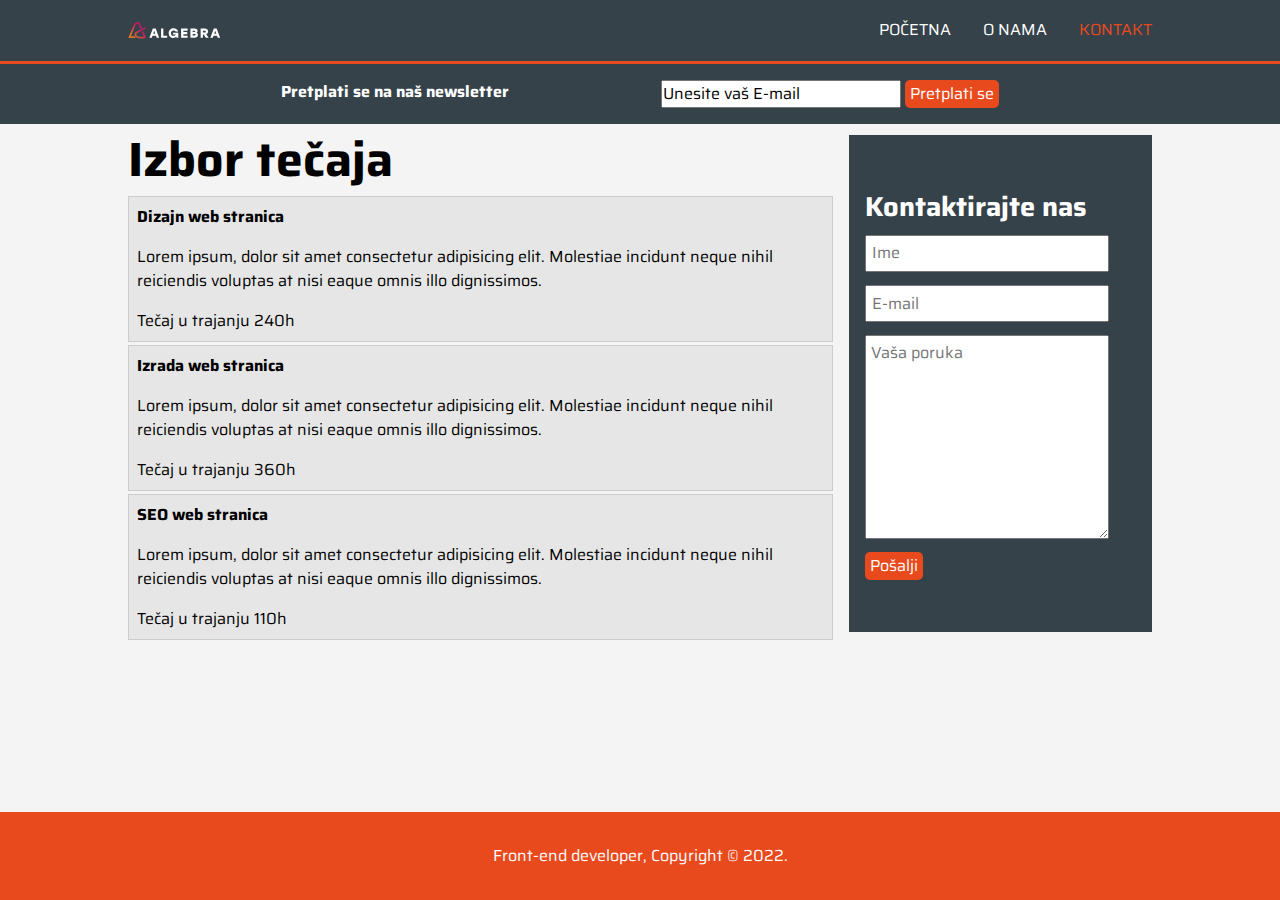
<file: HTML-CSS/8 - front end multi/kontakt.html>
<!DOCTYPE html>
<html lang="en">
<head>
    <meta charset="UTF-8">
    <meta http-equiv="X-UA-Compatible" content="IE=edge">
    <meta name="viewport" content="width=device-width, initial-scale=1.0">
    <meta name="description" content="Lorem ipsum dolor sit amet consectetur adipisicing elit. Quidem, officiis!">
    <meta name="keywords" content="Algebra">
    <meta name="author" content="ijevremovic@yahoo.com">
    <title>Kontakt - Vježba full page</title>
    <link href="https://fonts.googleapis.com/css2?family=Roboto&family=Saira&display=swap" rel="stylesheet">
    <link rel="stylesheet" href="style.css">
</head>
<body>
    <header>
        <div class="container">
            <img src="./images/algebra.svg" alt="algebra" class="logo">
            <nav>
                <ul>
                    <li><a href="index.html">Početna</a></li>
                    <li><a href="o-nama.html">O nama</a></li>
                    <li><a href="kontakt.html" class="naranca">Kontakt</a></li>
                </ul>
            </nav>
        </div>
    </header>
    <section id="newsletter">
        <div class="container">
            <h2>Pretplati se na naš newsletter</h2>
            <form action="get">
                <input type="email" placeholder="Unesite vaš E-mail">
                <button type="submit" class="btn1">Pretplati se</button>
            </form>
        </div>
    </section>
    <section id="main">
        <div class="container">
            <article>
                <h1>Izbor tečaja</h1>
                <ul id="kontakt">
                <li>
                    <h2>Dizajn web stranica</h2>
                    <p>Lorem ipsum, dolor sit amet consectetur adipisicing elit. Molestiae incidunt neque nihil reiciendis voluptas at nisi eaque omnis illo dignissimos.</p>
                    <p>Tečaj u trajanju 240h</p>
                </li>
                <li>
                    <h2>Izrada web stranica</h2>
                    <p>Lorem ipsum, dolor sit amet consectetur adipisicing elit. Molestiae incidunt neque nihil reiciendis voluptas at nisi eaque omnis illo dignissimos.</p>
                    <p>Tečaj u trajanju 360h</p>
                </li>
                <li>
                    <h2>SEO web stranica</h2>
                    <p>Lorem ipsum, dolor sit amet consectetur adipisicing elit. Molestiae incidunt neque nihil reiciendis voluptas at nisi eaque omnis illo dignissimos.</p>
                    <p>Tečaj u trajanju 110h</p>
                </li>
                </ul>
            </article>
            <aside>
                <form action="post">
                    <h2>Kontaktirajte nas</h2>
                    <input type="text" placeholder="Ime">
                    <input type="mail" placeholder="E-mail">
                    <textarea name="text" id="Message" cols="10" rows="8" placeholder="Vaša poruka"></textarea>
                    <button type="submit" class="btn1">Pošalji</button>
                </form>
            </aside>
        </div>

    </section>
    <footer>
        <p>Front-end developer, Copyright &copy; 2022.</p>
    </footer>
</body>
</html>
</file>
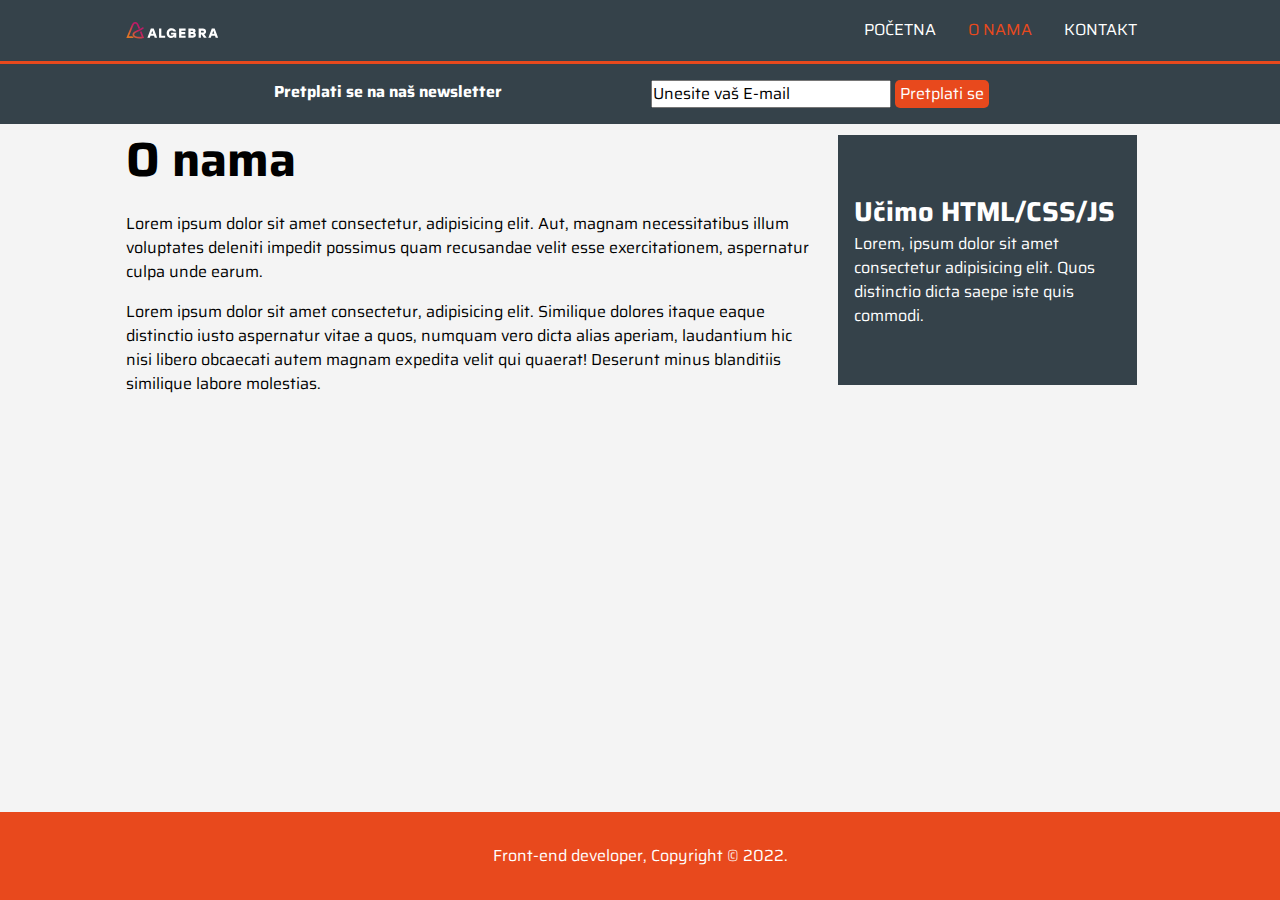
<file: HTML-CSS/8 - front end multi/o-nama.html>
<!DOCTYPE html>
<html lang="en">
<head>
    <meta charset="UTF-8">
    <meta http-equiv="X-UA-Compatible" content="IE=edge">
    <meta name="viewport" content="width=device-width, initial-scale=1.0">
    <meta name="description" content="Lorem ipsum dolor sit amet consectetur adipisicing elit. Quidem, officiis!">
    <meta name="keywords" content="Algebra">
    <meta name="author" content="ijevremovic@yahoo.com">
    <title>O nama - Vježba full page</title>
    <link href="https://fonts.googleapis.com/css2?family=Roboto&family=Saira&display=swap" rel="stylesheet">
    <link rel="stylesheet" href="style.css">
</head>
<body>
    <header class="scrollbar">
        <div class="container">
            <img src="./images/algebra.svg" alt="algebra" class="logo">
            <nav>
                <ul>
                    <li><a href="index.html">Početna</a></li>
                    <li><a href="o-nama.html" class="naranca">O nama</a></li>
                    <li><a href="kontakt.html">Kontakt</a></li>
                </ul>
            </nav>
        </div>
    </header>
    <section id="newsletter"  class="scrollbar">
        <div class="container">
            <h2>Pretplati se na naš newsletter</h2>
            <form action="get">
                <input type="email" placeholder="Unesite vaš E-mail">
                <button type="submit" class="btn1">Pretplati se</button>
            </form>
        </div>
    </section>
    <section id="main" class="scrollbar">
        <div class="container">
            <article>
                <h1>O nama</h1>
                <p>Lorem ipsum dolor sit amet consectetur, adipisicing elit. Aut, magnam necessitatibus illum voluptates deleniti impedit possimus quam recusandae velit esse exercitationem, aspernatur culpa unde earum.</p>
                <p>Lorem ipsum dolor sit amet consectetur, adipisicing elit. Similique dolores itaque eaque distinctio iusto aspernatur vitae a quos, numquam vero dicta alias aperiam, laudantium hic nisi libero obcaecati autem magnam expedita velit qui quaerat! Deserunt minus blanditiis similique labore molestias.</p>
            </article>
            <aside>
                <h2>Učimo HTML/CSS/JS</h2>
                <p>Lorem, ipsum dolor sit amet consectetur adipisicing elit. Quos distinctio dicta saepe iste quis commodi.</p>
            </aside>
        </div>

    </section>
    <footer>
        <p>Front-end developer, Copyright &copy; 2022.</p>
    </footer>
</body>
</html>
</file>
<file: HTML-CSS/1- macak/style.css>
* {
  font-family: "Times New Roman", Times, serif;
  padding: 0;
  margin: 0;
  box-sizing: border-box;
  color: #fff;
}
body {
  height: 100vh;
  background: url(pozadina.jpg);
  background-size: cover;
}
h1 {
  font-family: Arial, Helvetica, sans-serif;
  font-size: 30px;
  margin-bottom: 10px;
  text-align: center;
}
img {
  width: 400px;
  border-radius: 50px;
  margin-right: 20px;
}
pre {
  background-color: rgba(250, 34, 11, 0.15);
  border-radius: 50px;
  padding: 20px;
}
main {
  display: flex;
  justify-content: center;
  align-items: center;
}
.kutije {
  display: flex;
  justify-content: space-evenly;
  padding: 1em 10em;
  text-align: center;
}

.elit {
  color: #fa220b;
}
</file>
